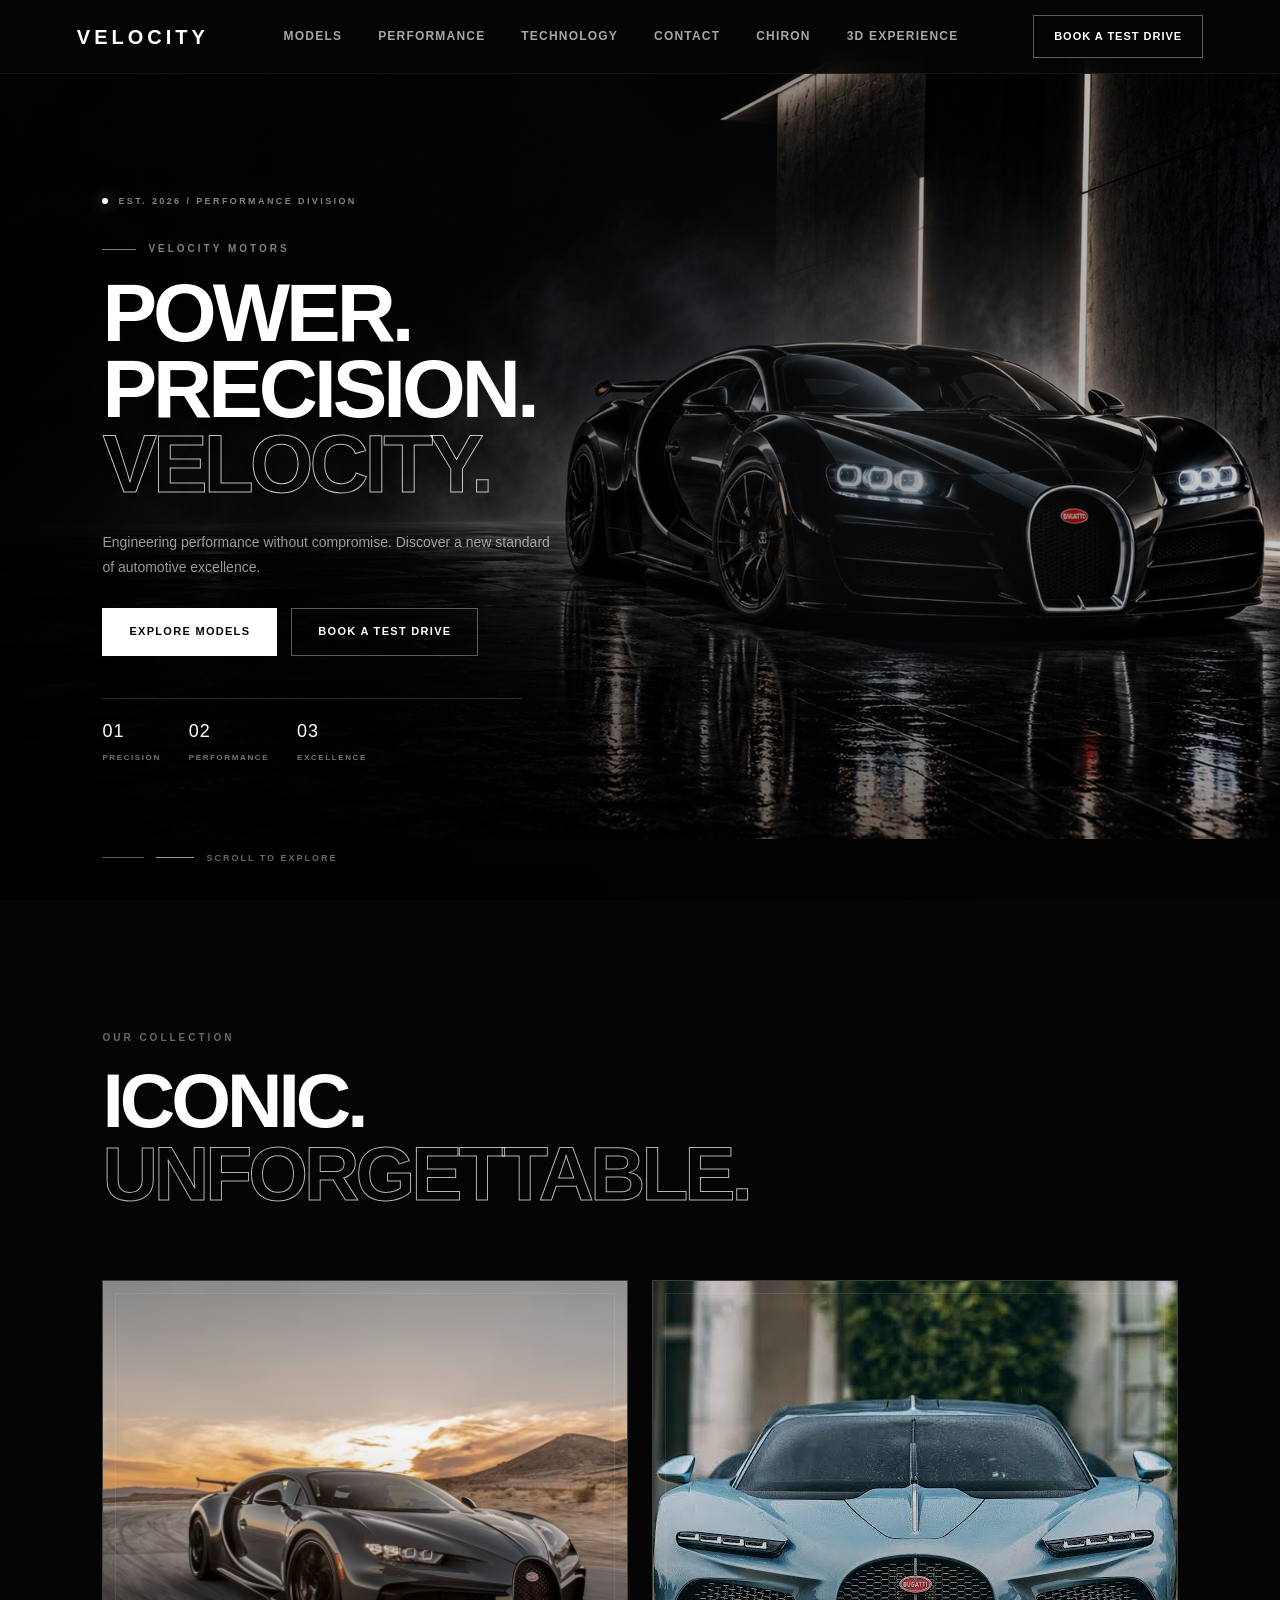
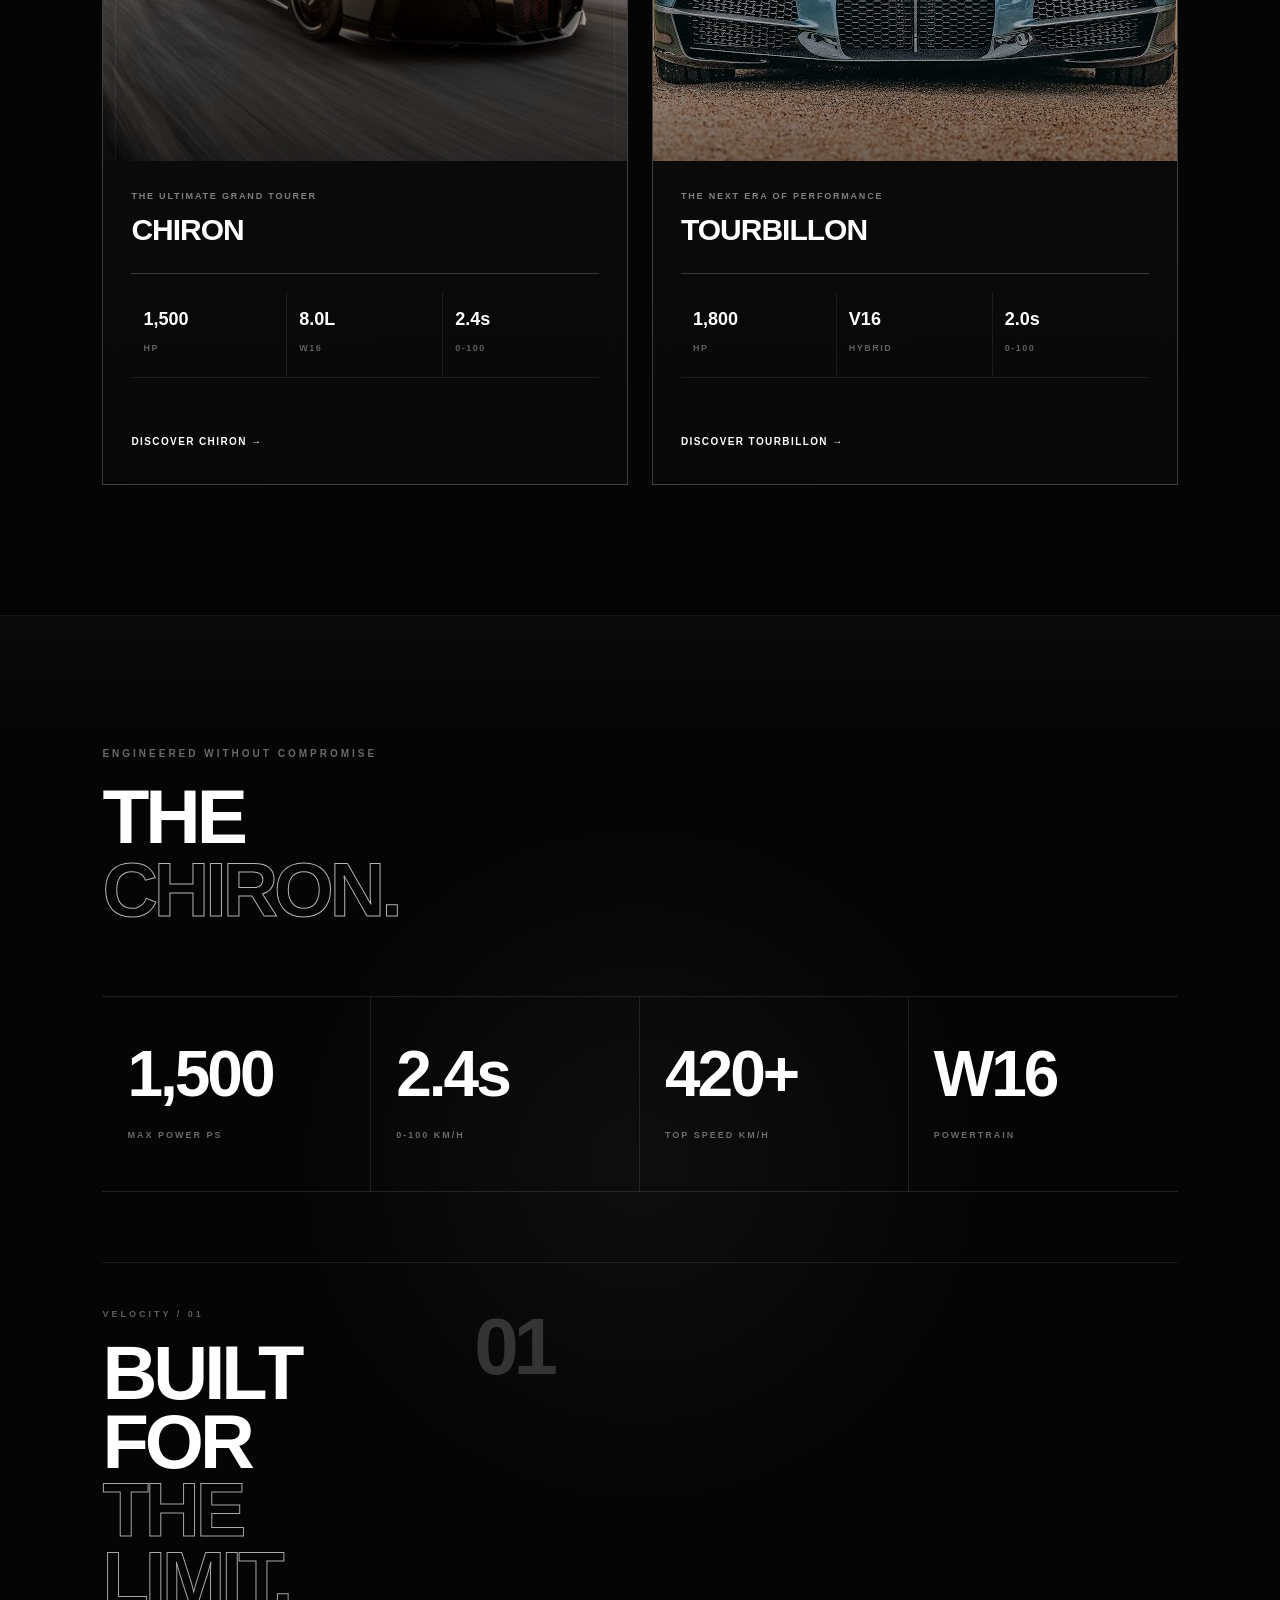
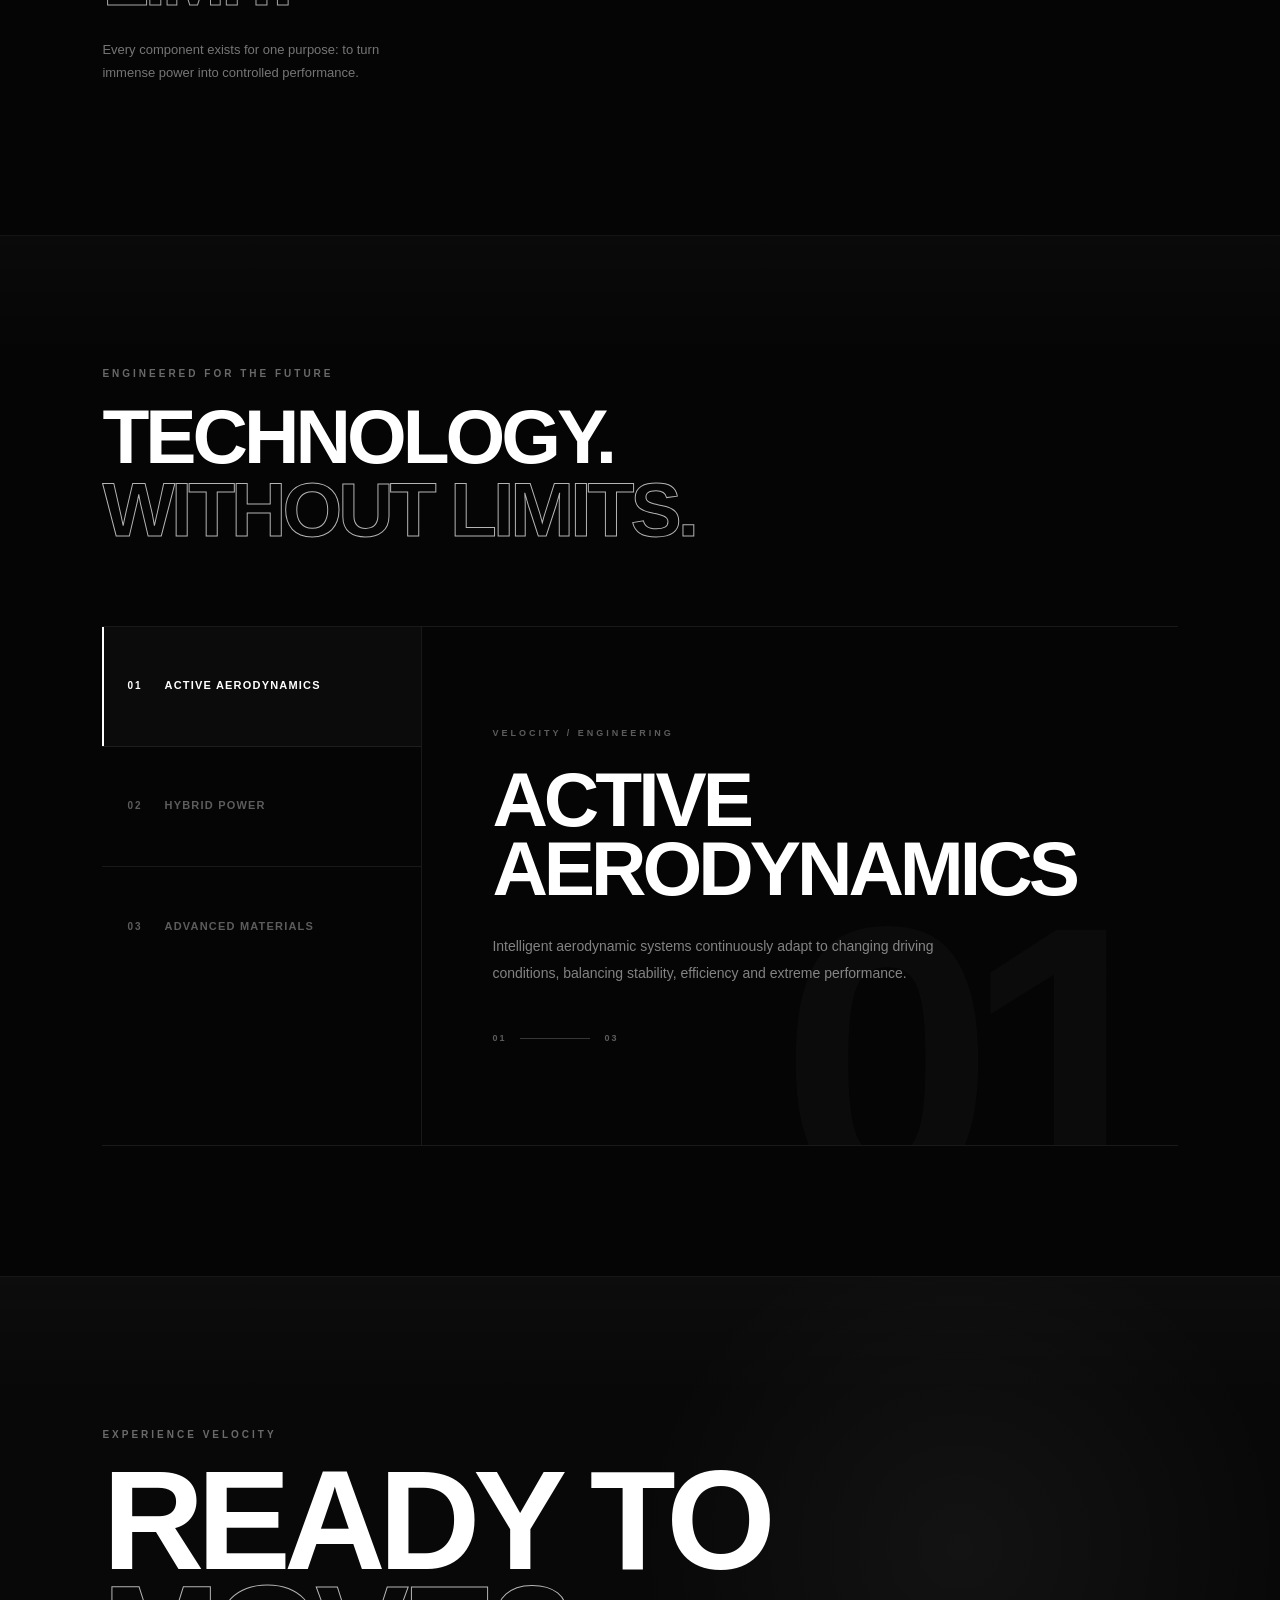
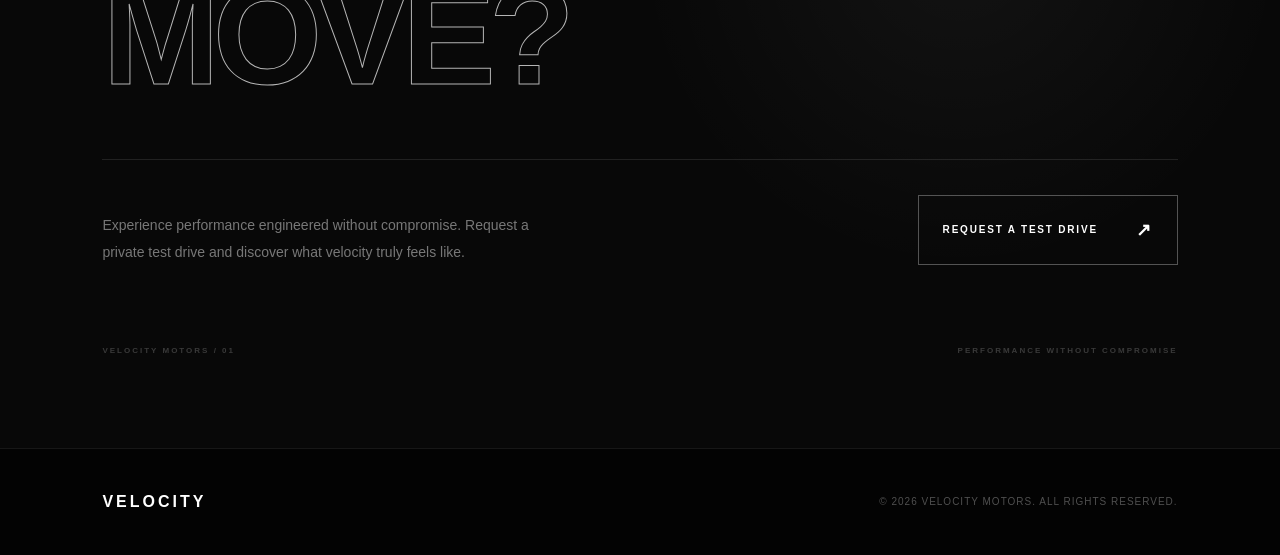
<file: index.html>
<!DOCTYPE html>
<html lang="en">

<head>

    <meta charset="UTF-8">

    <meta
        name="viewport"
        content="width=device-width, initial-scale=1.0"
    >

    <meta
        name="description"
        content="Velocity Motors — engineered for those who demand power, precision and performance."
    >

    <meta
        name="theme-color"
        content="#050505"
    >

    <title>
        Velocity Motors | Power. Precision. Velocity.
    </title>

    <link
        rel="stylesheet"
        href="css/style.css"
    >


    <style>
        /* HERO UPGRADE */
        .hero-topline {
            display: flex;
            align-items: center;
            gap: 10px;
            margin-bottom: 24px;
            color: rgba(255, 255, 255, 0.52);
            font-size: 9px;
            font-weight: 700;
            letter-spacing: 2.4px;
        }

        .hero-status-dot {
            width: 6px;
            height: 6px;
            border-radius: 50%;
            background: #ffffff;
            box-shadow: 0 0 14px rgba(255, 255, 255, 0.7);
            animation: heroPulse 2s ease-in-out infinite;
        }

        .hero-metrics {
            display: flex;
            gap: 28px;
            margin-top: 42px;
            padding-top: 18px;
            border-top: 1px solid rgba(255, 255, 255, 0.16);
            max-width: 420px;
        }

        .hero-metrics div {
            display: flex;
            flex-direction: column;
            gap: 6px;
        }

        .hero-metrics strong {
            font-size: 18px;
            font-weight: 500;
            letter-spacing: 1px;
        }

        .hero-metrics span {
            color: rgba(255, 255, 255, 0.46);
            font-size: 8px;
            font-weight: 700;
            letter-spacing: 1.6px;
        }

        .scroll-indicator {
            display: flex;
            align-items: center;
            gap: 12px;
        }

        .scroll-line {
            display: inline-block;
            width: 38px;
            height: 1px;
            background: rgba(255, 255, 255, 0.6);
        }

        @keyframes heroPulse {
            0%, 100% { opacity: 0.35; transform: scale(0.85); }
            50% { opacity: 1; transform: scale(1); }
        }

        @media (max-width: 600px) {
            .hero-topline {
                font-size: 7px;
                letter-spacing: 1.5px;
                margin-bottom: 18px;
            }

            .hero-metrics {
                gap: 18px;
                margin-top: 30px;
            }

            .hero-metrics strong {
                font-size: 15px;
            }

            .hero-metrics span {
                font-size: 7px;
                letter-spacing: 1px;
            }
        }

        @media (prefers-reduced-motion: reduce) {
            .hero-status-dot {
                animation: none;
            }
        }
        /* =========================================
   PREMIUM MODEL CARD UPGRADE
========================================= */

.model-card {
    position: relative;
    overflow: hidden;
    background: linear-gradient(145deg, #151515, #080808);
    border: 1px solid rgba(255, 255, 255, 0.2);
    transition:
        transform 0.4s ease,
        box-shadow 0.4s ease,
        border-color 0.4s ease;
}

/* Premium inner border */
.model-card::after {
    content: "";
    position: absolute;
    inset: 12px;
    border: 1px solid rgba(255, 255, 255, 0.1);
    pointer-events: none;
    transition: border-color 0.4s ease;
}

/* Hover animation */
.model-card:hover {
    transform: translateY(-8px);
    border-color: rgba(255, 255, 255, 0.5);
    box-shadow: 0 25px 60px rgba(0, 0, 0, 0.6);
}

.model-card:hover::after {
    border-color: rgba(255, 255, 255, 0.3);
}

/* Image animation */
.model-image {
    overflow: hidden;
}

.model-image img {
    transition:
        transform 0.7s ease,
        filter 0.7s ease;
}

.model-card:hover .model-image img {
    transform: scale(1.06);
    filter: brightness(1.1) contrast(1.08);
}

/* Model information */
.model-info {
    position: relative;
    z-index: 2;
    background: linear-gradient(
        180deg,
        rgba(10, 10, 10, 0.95),
        #080808
    );
}

/* Specs divider */
.model-specs {
    border-top: 1px solid rgba(255, 255, 255, 0.18);
}

/* Discover link */
.model-card .text-link {
    transition:
        letter-spacing 0.3s ease,
        color 0.3s ease;
}

.model-card .text-link:hover {
    letter-spacing: 1.5px;
    color: #ffffff;
}

/* Mobile */
@media (max-width: 700px) {
    .model-card:hover {
        transform: none;
        box-shadow: none;
    }

    .model-card:hover .model-image img {
        transform: none;
        filter: none;
    }
}
    </style>

</head>


<body>


    <!-- =========================================
         NAVIGATION
    ========================================== -->

    
<!-- =========================================
     CONNECTED NAVIGATION
========================================== -->

<header class="navbar">

    <!-- LOGO -->
    <a href="index.html" class="logo">
        VELOCITY
    </a>

    <!-- MOBILE MENU BUTTON -->
    <button
        class="menu-toggle"
        aria-label="Open navigation"
        type="button"
    >
        ☰
    </button>

    <!-- NAVIGATION LINKS -->
    <nav class="nav-links">

        <a href="index.html#models">
            Models
        </a>

        <a href="index.html#performance">
            Performance
        </a>

        <a href="index.html#technology">
            Technology
        </a>

        <a href="index.html#contact">
            Contact
        </a>

        <!-- CHIRON PAGE -->
        <a href="chiron.html">

         Chiron
        </a>

        <!-- 3D VIEWER -->
        <a href="chiron-3d-new.html">
            3D Experience
        </a>

    </nav>

    <!-- CALL TO ACTION -->
    <a
        href="index.html#contact"
        class="nav-cta"
    >
        Book a Test Drive
    </a>

</header>



    <!-- =========================================
         HERO
    ========================================== -->

    <main>

        <section class="hero">

            <div class="hero-content">

                <div class="hero-topline">
                    <span class="hero-status-dot"></span>
                    <span>EST. 2026 / PERFORMANCE DIVISION</span>
                </div>

                <p class="hero-eyebrow">
                    VELOCITY MOTORS
                </p>

                <h1>
                    POWER.<br>
                    PRECISION.<br>
                    <span>VELOCITY.</span>
                </h1>

                <p class="hero-description">
                    Engineering performance without compromise.
                    Discover a new standard of automotive excellence.
                </p>

                <div class="hero-buttons">

                    <a
                        href="#models"
                        class="btn btn-primary"
                    >
                        Explore Models
                    </a>

                    <a
                        href="#contact"
                        class="btn btn-secondary"
                    >
                        Book a Test Drive
                    </a>

                </div>

                <div class="hero-metrics" aria-label="Performance highlights">
                    <div>
                        <strong>01</strong>
                        <span>PRECISION</span>
                    </div>
                    <div>
                        <strong>02</strong>
                        <span>PERFORMANCE</span>
                    </div>
                    <div>
                        <strong>03</strong>
                        <span>EXCELLENCE</span>
                    </div>
                </div>

            </div>

            <div class="scroll-indicator">
                <span class="scroll-line"></span>
                SCROLL TO EXPLORE
            </div>

        </section>



        <!-- =========================================
             MODELS
        ========================================== -->

        <section
            class="section"
            id="models"
        >

            <div class="section-heading">

                <p>
                    OUR COLLECTION
                </p>

                <h2>
                    ICONIC.<br>
                    <span>UNFORGETTABLE.</span>
                </h2>

            </div>


            <div class="model-grid">


                <!-- CHIRON -->

                <article class="model-card">

                    <div class="model-image">

                        <img
                            src="images/chiron.png"
                            alt="Velocity Motors Chiron"
                            loading="lazy"
                            decoding="async"
                        >

                    </div>


                    <div class="model-info">

                        <p>
                            THE ULTIMATE GRAND TOURER
                        </p>

                        <h3>
                            CHIRON
                        </h3>


                        <div class="model-specs">

                            <div class="spec">
                                <strong>1,500</strong>
                                <span>HP</span>
                            </div>

                            <div class="spec">
                                <strong>8.0L</strong>
                                <span>W16</span>
                            </div>

                            <div class="spec">
                                <strong>2.4s</strong>
                                <span>0-100</span>
                            </div>

                        </div>


                        <a
                            href="chiron.html"
                            class="text-link"
                        >
                            Discover Chiron →
                        </a>

                    </div>

                </article>



                <!-- TOURBILLON -->

                <article class="model-card">

                    <div class="model-image">

                        <img
                            src="images/tourbillon.png"
                            alt="Velocity Motors Tourbillon"
                            loading="lazy"
                            decoding="async"
                        >

                    </div>


                    <div class="model-info">

                        <p>
                            THE NEXT ERA OF PERFORMANCE
                        </p>

                        <h3>
                            TOURBILLON
                        </h3>


                        <div class="model-specs">

                            <div class="spec">
                                <strong>1,800</strong>
                                <span>HP</span>
                            </div>

                            <div class="spec">
                                <strong>V16</strong>
                                <span>HYBRID</span>
                            </div>

                            <div class="spec">
                                <strong>2.0s</strong>
                                <span>0-100</span>
                            </div>

                        </div>


                        <a
                            href="tourbillon.html"
                            class="text-link"
                        >
                            Discover Tourbillon →
                        </a>

                    </div>

                </article>

            </div>

        </section>



        <!-- =========================================
             PERFORMANCE
        ========================================== -->

        <section
            class="performance-section"
            id="performance"
        >

            <div class="performance-content">

                <div class="section-heading">

                    <p>
                        ENGINEERED WITHOUT COMPROMISE
                    </p>

                    <h2>
                        THE<br>
                        <span>CHIRON.</span>
                    </h2>

                </div>


                <div class="performance-grid">

                    <div class="performance-item">
                        <strong>1,500</strong>
                        <span>MAX POWER PS</span>
                    </div>

                    <div class="performance-item">
                        <strong>2.4s</strong>
                        <span>0-100 KM/H</span>
                    </div>

                    <div class="performance-item">
                        <strong>420+</strong>
                        <span>TOP SPEED KM/H</span>
                    </div>

                    <div class="performance-item">
                        <strong>W16</strong>
                        <span>POWERTRAIN</span>
                    </div>

                </div>


                <div class="performance-statement">

                    <div class="performance-statement-line"></div>

                    <div class="performance-statement-content">

                        <span>
                            VELOCITY / 01
                        </span>

                        <h3>
                            BUILT FOR<br>
                            <em>THE LIMIT.</em>
                        </h3>

                        <p>
                            Every component exists for one purpose:
                            to turn immense power into controlled performance.
                        </p>

                    </div>

                    <div class="performance-statement-mark">
                        01
                    </div>

                </div>

            </div>

        </section>



        <!-- =========================================
             TECHNOLOGY
        ========================================== -->

        <section
            class="technology-section"
            id="technology"
        >

            <div class="technology-content">

                <div class="section-heading">

                    <p>
                        ENGINEERED FOR THE FUTURE
                    </p>

                    <h2>
                        TECHNOLOGY.<br>
                        <span>WITHOUT LIMITS.</span>
                    </h2>

                </div>


                <div class="tech-experience">


                    <div class="tech-navigation">

                        <button
                            class="tech-tab active"
                            type="button"
                            data-tech="0"
                        >
                            <span>01</span>
                            <strong>ACTIVE AERODYNAMICS</strong>
                        </button>


                        <button
                            class="tech-tab"
                            type="button"
                            data-tech="1"
                        >
                            <span>02</span>
                            <strong>HYBRID POWER</strong>
                        </button>


                        <button
                            class="tech-tab"
                            type="button"
                            data-tech="2"
                        >
                            <span>03</span>
                            <strong>ADVANCED MATERIALS</strong>
                        </button>

                    </div>


                    <div class="tech-display">

                        <div class="tech-background-number">
                            01
                        </div>


                        <div class="tech-display-content">

                            <p class="tech-label">
                                VELOCITY / ENGINEERING
                            </p>

                            <h3 class="tech-title">
                                ACTIVE<br>
                                AERODYNAMICS
                            </h3>

                            <p class="tech-description">
                                Intelligent aerodynamic systems continuously
                                adapt to changing driving conditions, balancing
                                stability, efficiency and extreme performance.
                            </p>


                            <div class="tech-index">

                                <span>01</span>

                                <div></div>

                                <span>03</span>

                            </div>

                        </div>

                    </div>

                </div>

            </div>

        </section>



       



        <!-- =========================================
             CONTACT
        ========================================== -->

        <section
            class="contact-section"
            id="contact"
        >

            <div class="contact-content">

                <p class="contact-eyebrow">
                    EXPERIENCE VELOCITY
                </p>

                <h2>
                    READY TO<br>
                    <span>MOVE?</span>
                </h2>


                <div class="contact-bottom">

                    <p>
                        Experience performance engineered without compromise.
                        Request a private test drive and discover what velocity
                        truly feels like.
                    </p>


                    <a
                        href="mailto:hello@velocitymotors.com"
                        class="contact-cta"
                    >
                        REQUEST A TEST DRIVE
                        <span>↗</span>
                    </a>

                </div>


                <div class="contact-meta">

                    <span>
                        VELOCITY MOTORS / 01
                    </span>

                    <span>
                        PERFORMANCE WITHOUT COMPROMISE
                    </span>

                </div>

            </div>

        </section>

    </main>



    <!-- =========================================
         FOOTER
    ========================================== -->

    <footer class="footer">

        <div class="footer-content">

            <div class="footer-logo">
                VELOCITY
            </div>

            <p>
                © 2026 VELOCITY MOTORS. ALL RIGHTS RESERVED.
            </p>

        </div>

    </footer>



    <!-- =========================================
         JAVASCRIPT
    ========================================== -->

    <script src="js/main.js"></script>


    <!-- TECHNOLOGY INTERACTION -->

    <script>

        const techTabs =
            document.querySelectorAll(".tech-tab");

        const techTitle =
            document.querySelector(".tech-title");

        const techDescription =
            document.querySelector(".tech-description");

        const techBackgroundNumber =
            document.querySelector(".tech-background-number");

        const techCurrent =
            document.querySelector(".tech-index span:first-child");


        const technologyData = [

            {
                number: "01",
                title: "ACTIVE<br>AERODYNAMICS",
                description:
                    "Intelligent aerodynamic systems continuously adapt to changing driving conditions, balancing stability, efficiency and extreme performance."
            },

            {
                number: "02",
                title: "HYBRID<br>POWER",
                description:
                    "Electrified performance works alongside combustion power to deliver immediate response, immense output and controlled acceleration."
            },

            {
                number: "03",
                title: "ADVANCED<br>MATERIALS",
                description:
                    "Lightweight materials and precision engineering help reduce mass while maintaining the strength required for extreme performance."
            }

        ];


        techTabs.forEach((tab, index) => {

            tab.addEventListener("click", () => {

                const data =
                    technologyData[index];

                if (!data) return;


                techTabs.forEach(item => {

                    item.classList.remove("active");

                });


                tab.classList.add("active");


                const display =
                    document.querySelector(
                        ".tech-display-content"
                    );


                if (display) {

                    display.classList.add(
                        "is-changing"
                    );

                }


                setTimeout(() => {

                    techTitle.innerHTML =
                        data.title;

                    techDescription.textContent =
                        data.description;

                    techBackgroundNumber.textContent =
                        data.number;

                    techCurrent.textContent =
                        data.number;


                    if (display) {

                        display.classList.remove(
                            "is-changing"
                        );

                    }

                }, 180);

            });

        });

    </script>




</body>

</html>
</file>
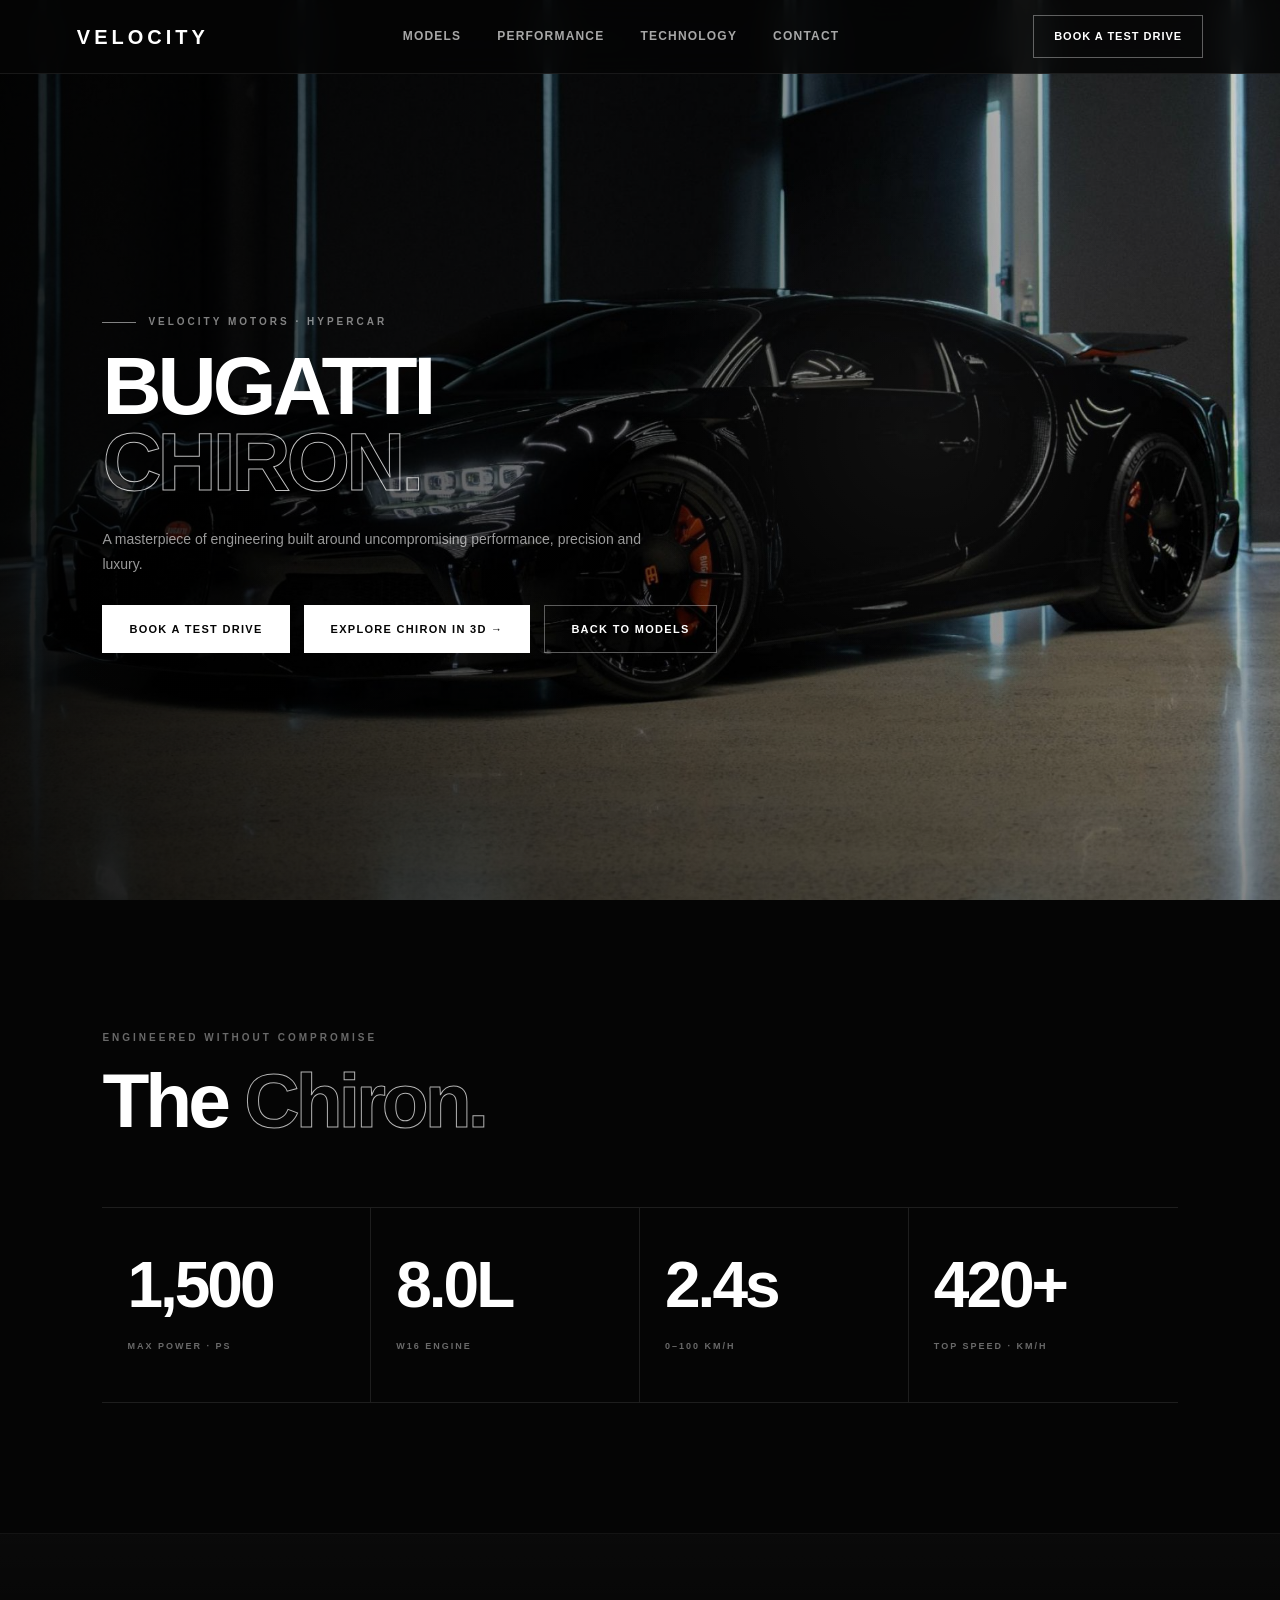
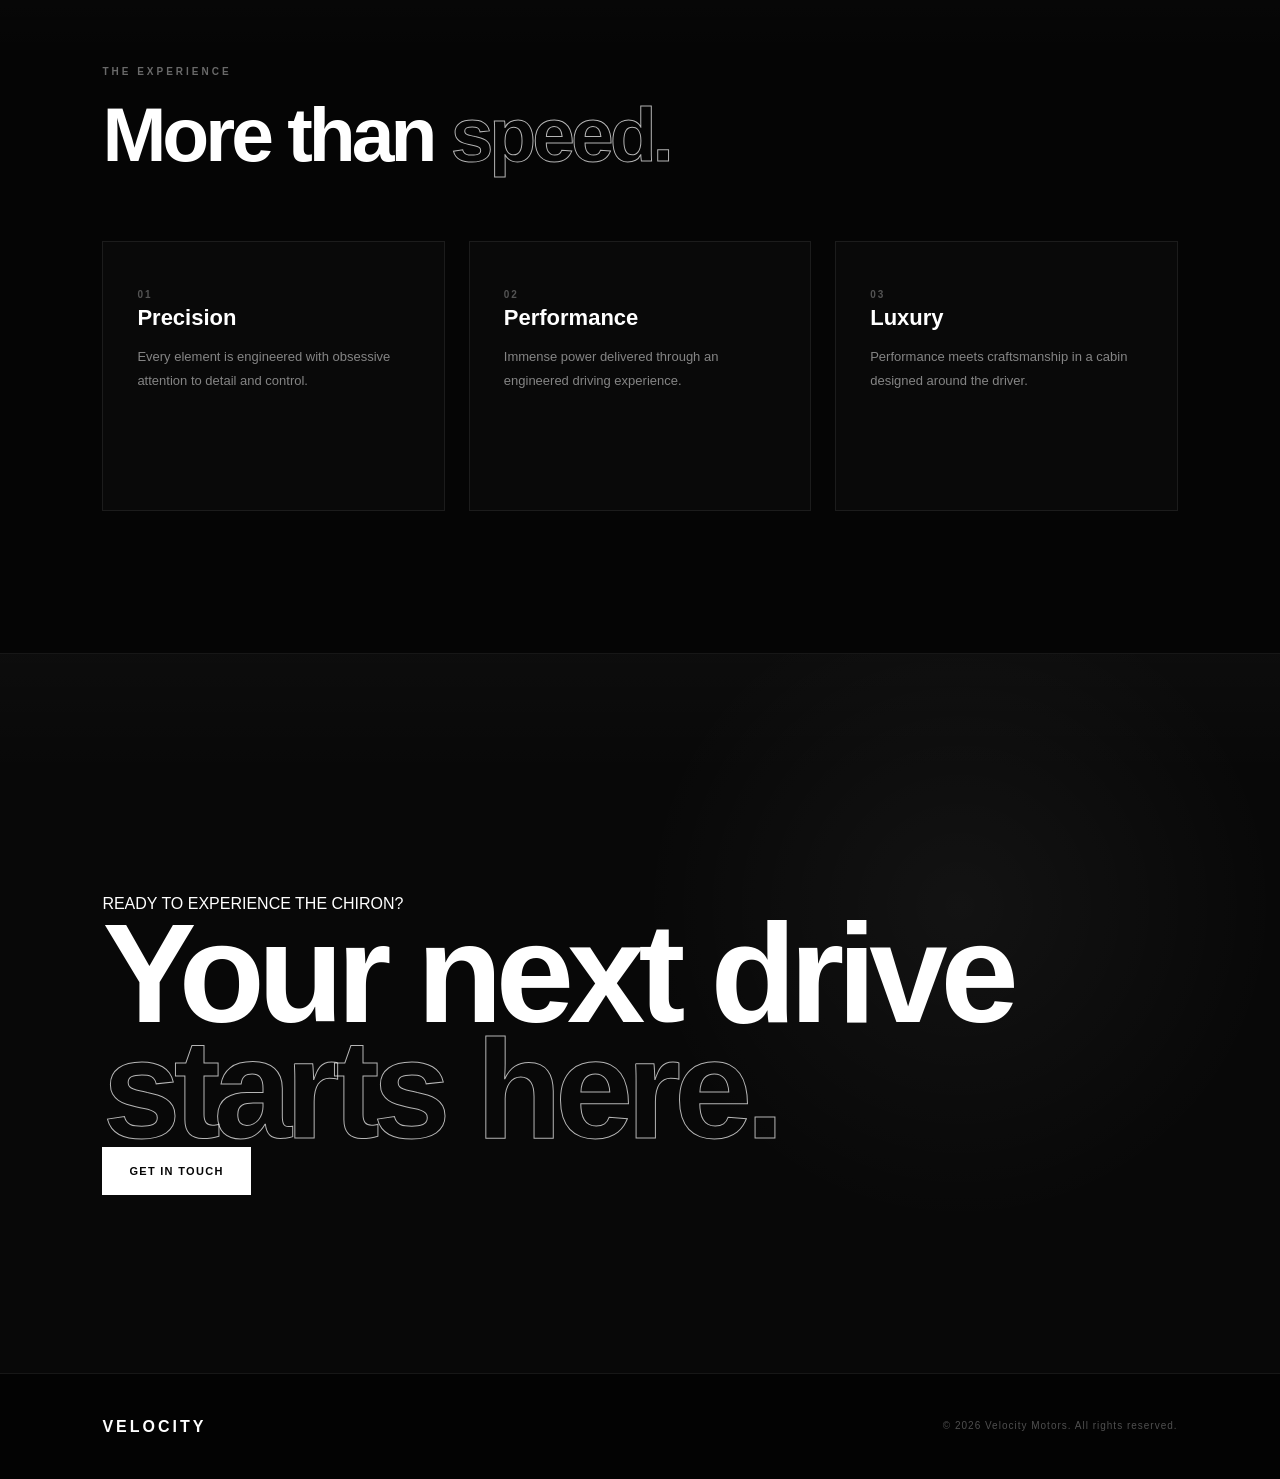
<file: chiron.html>
<!DOCTYPE html>
<html lang="en">

<head>

    <meta charset="UTF-8">
    <meta name="viewport" content="width=device-width, initial-scale=1.0">

    <title>Chiron | Velocity Motors</title>

    <meta
        name="description"
        content="Discover the Chiron — ultimate grand touring performance."
    >

<link rel="stylesheet" href="css/style.css">
</head>


<body>


    <!-- NAVIGATION -->

    <header class="navbar">

        <a href="index.html" class="logo">
            VELOCITY
        </a>

        <nav class="nav-links">

            <a href="index.html#models">
                Models
            </a>

            <a href="index.html#performance">
                Performance
            </a>

            <a href="index.html#technology">
                Technology
            </a>

            <a href="index.html#contact">
                Contact
            </a>

        </nav>

        <a href="index.html#contact" class="nav-cta">
            Book a Test Drive
        </a>

    </header>



    <!-- HERO -->

    <main>

        <section
    class="hero model-detail-hero"
    style="background-image: url('../images/chiron-hero.png');"
>
            <div class="hero-content">

                <p class="hero-eyebrow">
                    VELOCITY MOTORS · HYPERCAR
                </p>

                <h1>
                    BUGATTI<br>
                    <span>CHIRON.</span>
                </h1>

                <p class="hero-description">
                    A masterpiece of engineering built around
                    uncompromising performance, precision and luxury.
                </p>

             
<div class="hero-buttons">

    <!-- BOOK A TEST DRIVE -->
    <a
        href="index.html#contact"
        class="btn btn-primary"
    >
        Book a Test Drive
    </a>

    <!-- 3D CHIRON EXPERIENCE -->
    <a
        href="chiron-3d-new.html"
        class="btn btn-primary"
    >
        Explore Chiron in 3D →
    </a>

    <!-- BACK TO MODELS -->
    <a
        href="index.html#models"
        class="btn btn-secondary"
    >
        Back to Models
    </a>

</div>  

            </div>

        </section>



        <!-- SPECS -->

        <section class="section">

            <div class="section-heading">

                <p>
                    ENGINEERED WITHOUT COMPROMISE
                </p>

                <h2>
                    The <span>Chiron.</span>
                </h2>

            </div>


            <div class="performance-grid">

                <div class="performance-item">

                    <strong>
                        1,500
                    </strong>

                    <span>
                        MAX POWER · PS
                    </span>

                </div>


                <div class="performance-item">

                    <strong>
                        8.0L
                    </strong>

                    <span>
                        W16 ENGINE
                    </span>

                </div>


                <div class="performance-item">

                    <strong>
                        2.4s
                    </strong>

                    <span>
                        0–100 KM/H
                    </span>

                </div>


                <div class="performance-item">

                    <strong>
                        420+
                    </strong>

                    <span>
                        TOP SPEED · KM/H
                    </span>

                </div>

            </div>

        </section>



        <!-- DESCRIPTION -->

        <section class="technology-section">

            <div class="technology-content">

                <div class="section-heading">

                    <p>
                        THE EXPERIENCE
                    </p>

                    <h2>
                        More than <span>speed.</span>
                    </h2>

                </div>


                <div class="technology-grid">

                    <div class="tech-item">

                        <span class="tech-number">
                            01
                        </span>

                        <h3>
                            Precision
                        </h3>

                        <p>
                            Every element is engineered with obsessive
                            attention to detail and control.
                        </p>

                    </div>


                    <div class="tech-item">

                        <span class="tech-number">
                            02
                        </span>

                        <h3>
                            Performance
                        </h3>

                        <p>
                            Immense power delivered through an engineered
                            driving experience.
                        </p>

                    </div>


                    <div class="tech-item">

                        <span class="tech-number">
                            03
                        </span>

                        <h3>
                            Luxury
                        </h3>

                        <p>
                            Performance meets craftsmanship in a cabin
                            designed around the driver.
                        </p>

                    </div>

                </div>

            </div>

        </section>



        <!-- CTA -->

        <section class="contact-section">

            <div class="contact-content">

                <p>
                    READY TO EXPERIENCE THE CHIRON?
                </p>

                <h2>
                    Your next drive<br>
                    <span>starts here.</span>
                </h2>

                <a
                    href="index.html#contact"
                    class="btn btn-primary"
                >
                    Get In Touch
                </a>

            </div>

        </section>

    </main>



    <!-- FOOTER -->

    <footer class="footer">

        <div class="footer-content">

            <div class="footer-logo">
                VELOCITY
            </div>

            <p>
                © 2026 Velocity Motors. All rights reserved.
            </p>

        </div>

    </footer>


</body>

</html>
</file>
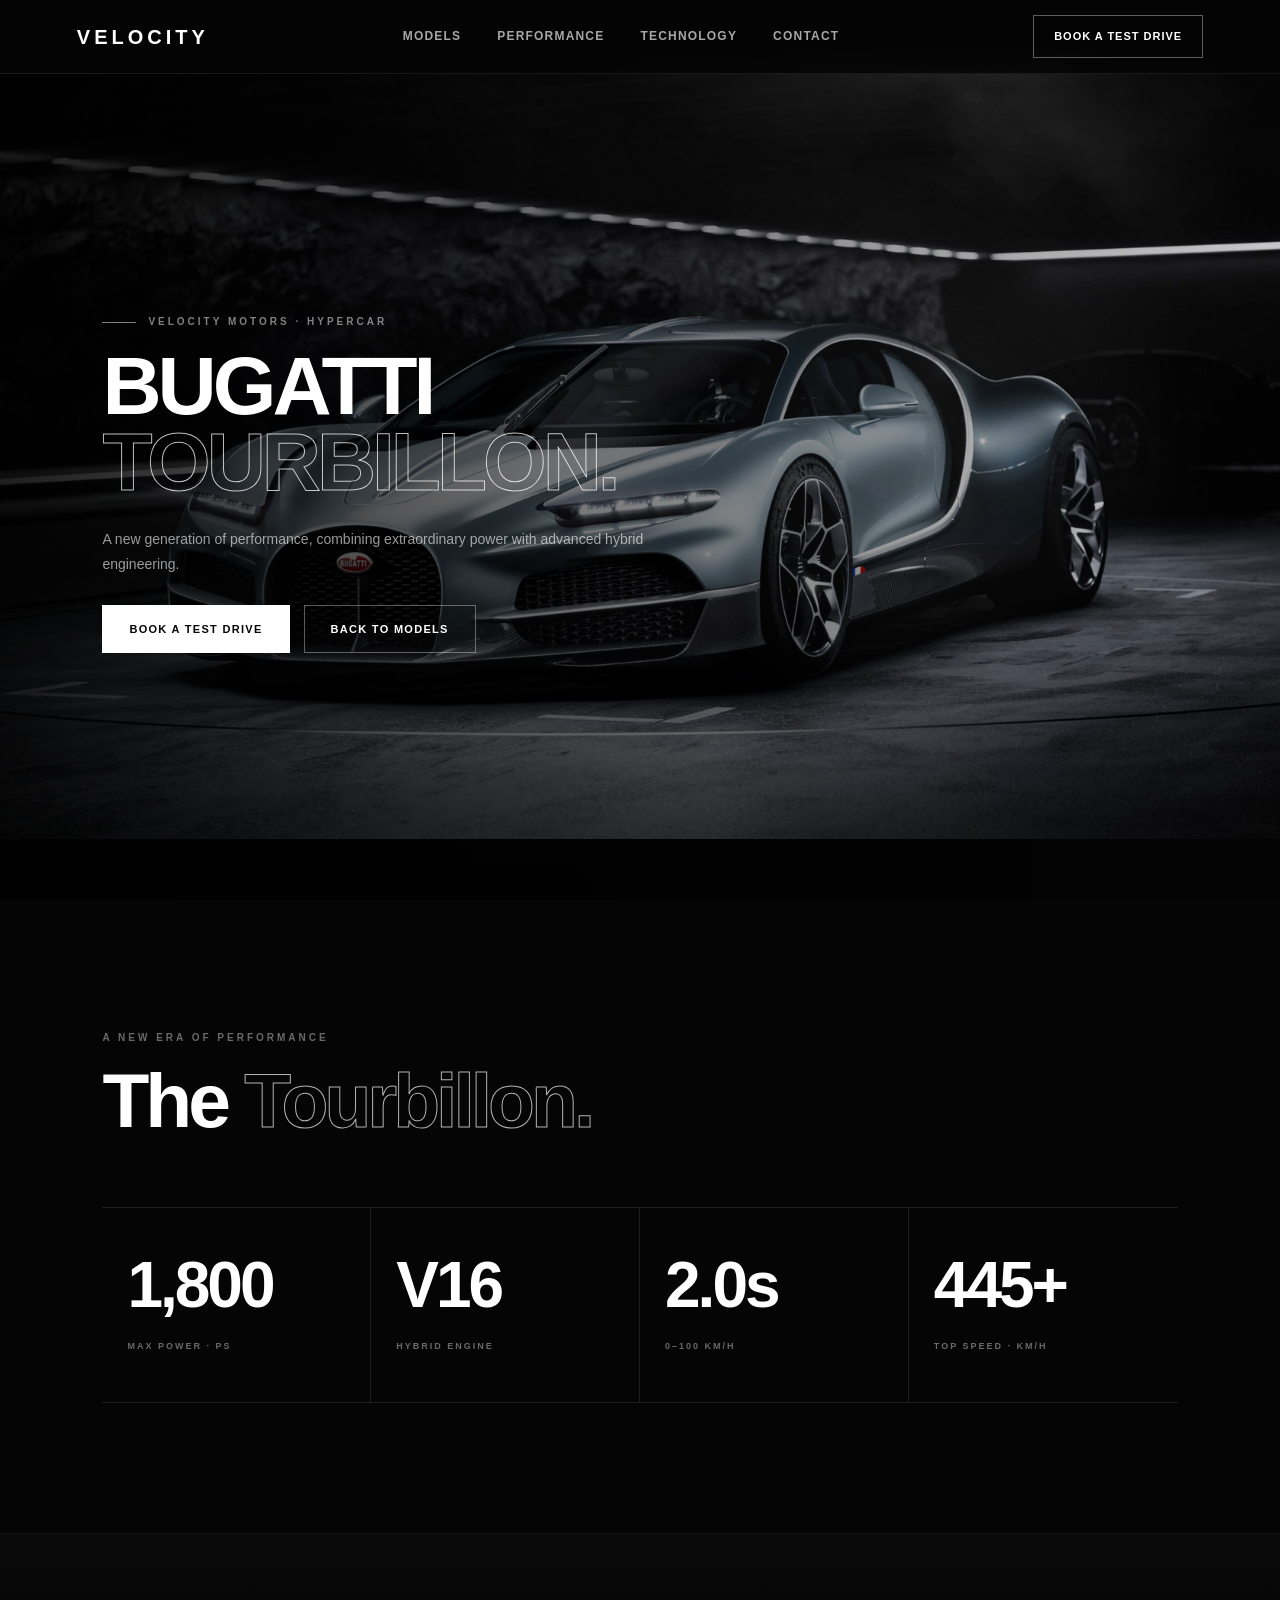
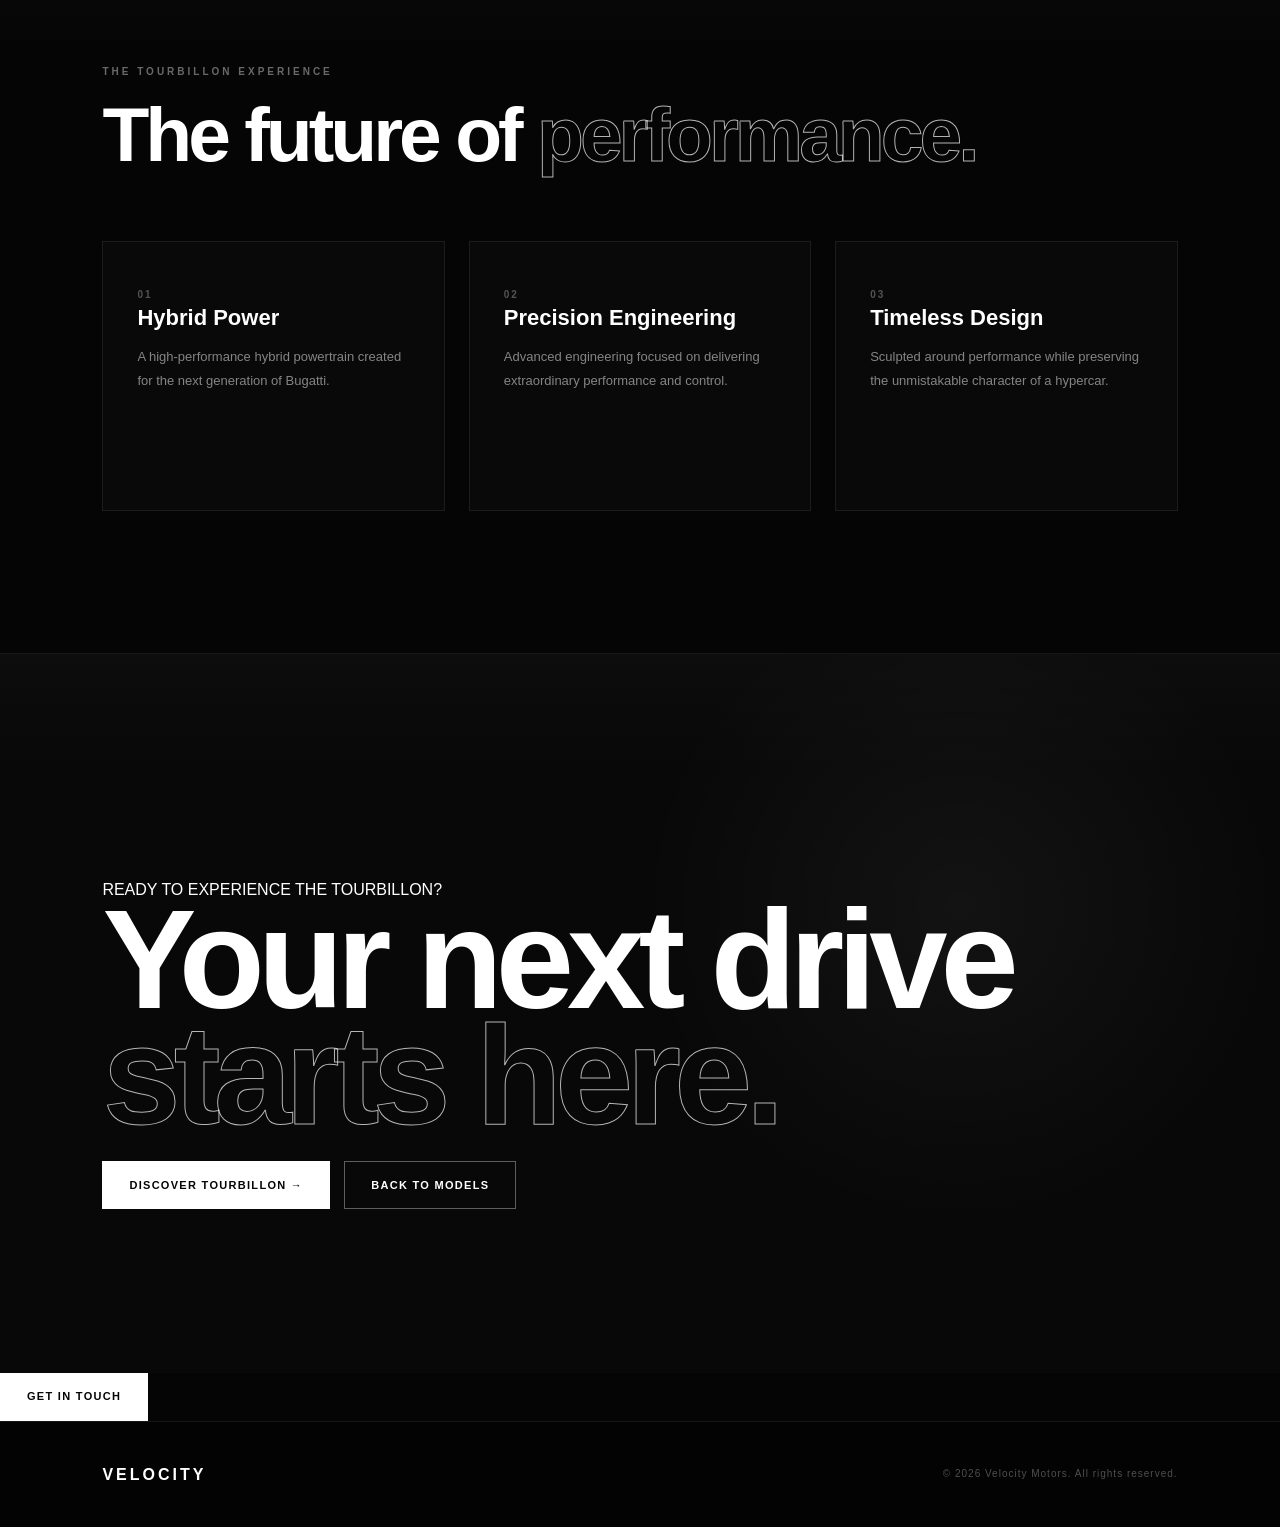
<file: tourbillon.html>
<!DOCTYPE html>
<html lang="en">

<head>

    <meta charset="UTF-8">
    <meta name="viewport" content="width=device-width, initial-scale=1.0">

    <title>Tourbillon | Velocity Motors</title>

    <meta
        name="description"
        content="Discover the Tourbillon — a new era of performance."
    >

    <link rel="stylesheet" href="css/style.css">

</head>

<body>

    <!-- NAVIGATION -->

    <header class="navbar">

        <a href="index.html" class="logo">
            VELOCITY
        </a>

        <nav class="nav-links">

            <a href="index.html#models">
                Models
            </a>

            <a href="index.html#performance">
                Performance
            </a>

            <a href="index.html#technology">
                Technology
            </a>

            <a href="index.html#contact">
                Contact
            </a>

        </nav>

        <a href="index.html#contact" class="nav-cta">
            Book a Test Drive
        </a>

    </header>


    <!-- MAIN -->

    <main>


        <!-- HERO -->

        <section
            class="hero model-detail-hero"
            style="background-image: url('../images/tourbillon-hero.png');"
        >

            <div class="hero-content">

                <p class="hero-eyebrow">
                    VELOCITY MOTORS · HYPERCAR
                </p>

                <h1>
                    BUGATTI<br>
                    <span>TOURBILLON.</span>
                </h1>

                <p class="hero-description">
                    A new generation of performance,
                    combining extraordinary power with advanced hybrid engineering.
                </p>

                <div class="hero-buttons">

                    <a
                        href="index.html#contact"
                        class="btn btn-primary"
                    >
                        Book a Test Drive
                    </a>

                    <a
                        href="index.html#models"
                        class="btn btn-secondary"
                    >
                        Back to Models
                    </a>

                </div>

            </div>

        </section>


        <!-- SPECS -->

        <section class="section">

            <div class="section-heading">

                <p>
                    A NEW ERA OF PERFORMANCE
                </p>

                <h2>
                    The <span>Tourbillon.</span>
                </h2>

            </div>


            <div class="performance-grid">

                <div class="performance-item">

                    <strong>
                        1,800
                    </strong>

                    <span>
                        MAX POWER · PS
                    </span>

                </div>


                <div class="performance-item">

                    <strong>
                        V16
                    </strong>

                    <span>
                        HYBRID ENGINE
                    </span>

                </div>


                <div class="performance-item">

                    <strong>
                        2.0s
                    </strong>

                    <span>
                        0–100 KM/H
                    </span>

                </div>


                <div class="performance-item">

                    <strong>
                        445+
                    </strong>

                    <span>
                        TOP SPEED · KM/H
                    </span>

                </div>

            </div>

        </section>


        <!-- EXPERIENCE -->

        <section class="technology-section">

            <div class="technology-content">

                <div class="section-heading">

                    <p>
                        THE TOURBILLON EXPERIENCE
                    </p>

                    <h2>
                        The future of <span>performance.</span>
                    </h2>

                </div>


                <div class="technology-grid">

                    <div class="tech-item">

                        <span class="tech-number">
                            01
                        </span>

                        <h3>
                            Hybrid Power
                        </h3>

                        <p>
                            A high-performance hybrid powertrain created
                            for the next generation of Bugatti.
                        </p>

                    </div>


                    <div class="tech-item">

                        <span class="tech-number">
                            02
                        </span>

                        <h3>
                            Precision Engineering
                        </h3>

                        <p>
                            Advanced engineering focused on delivering
                            extraordinary performance and control.
                        </p>

                    </div>


                    <div class="tech-item">

                        <span class="tech-number">
                            03
                        </span>

                        <h3>
                            Timeless Design
                        </h3>

                        <p>
                            Sculpted around performance while preserving
                            the unmistakable character of a hypercar.
                        </p>

                    </div>

                </div>

            </div>

        </section>


        <!-- CTA -->

<section class="contact-section">

    <div class="contact-content">

        <p>
            READY TO EXPERIENCE THE TOURBILLON?
        </p>

        <h2>
            Your next drive<br>
            <span>starts here.</span>
        </h2>

        <div class="hero-buttons">

            <a href="index.html#models" class="btn btn-primary">
                Discover Tourbillon →
            </a>

            <a href="index.html#models" class="btn btn-secondary">
                Back to Models
            </a>

        </div>

    </div>

</section>
                <a
                    href="index.html#contact"
                    class="btn btn-primary"
                >
                    Get In Touch
                </a>

            </div>

        </section>

    </main>


    <!-- FOOTER -->

    <footer class="footer">

        <div class="footer-content">

            <div class="footer-logo">
                VELOCITY
            </div>

            <p>
                © 2026 Velocity Motors. All rights reserved.
            </p>

        </div>

    </footer>

</body>

</html>
</file>
<file: css/style.css>
/* =========================================
   VELOCITY MOTORS
   CLEAN / CONSOLIDATED STYLESHEET
========================================= */

/* =========================================
   RESET
========================================= */

* {
    margin: 0;
    padding: 0;
    box-sizing: border-box;
}

html {
    scroll-behavior: smooth;
}

body {
    font-family: Arial, Helvetica, sans-serif;
    background: #050505;
    color: #ffffff;
    line-height: 1.6;
    overflow-x: hidden;
}

img {
    max-width: 100%;
}

a {
    color: inherit;
    text-decoration: none;
}

button {
    font: inherit;
}


/* =========================================
   NAVIGATION
========================================= */

.navbar {
    position: fixed;
    top: 0;
    left: 0;
    width: 100%;
    height: 74px;
    display: flex;
    align-items: center;
    justify-content: space-between;
    padding: 0 6%;
    background: rgba(5, 5, 5, 0.88);
    backdrop-filter: blur(14px);
    -webkit-backdrop-filter: blur(14px);
    border-bottom: 1px solid rgba(255, 255, 255, 0.08);
    z-index: 1000;
    transition:
        background 0.4s ease,
        backdrop-filter 0.4s ease,
        border-color 0.4s ease;
}

.navbar.scrolled {
    background: rgba(5, 5, 5, 0.82);
    backdrop-filter: blur(14px);
    -webkit-backdrop-filter: blur(14px);
    border-bottom-color: rgba(255, 255, 255, 0.08);
}

.logo {
    font-size: 20px;
    font-weight: 800;
    letter-spacing: 4px;
}

.nav-links {
    display: flex;
    align-items: center;
    gap: 36px;
    list-style: none;
}

.nav-links a {
    position: relative;
    color: rgba(255, 255, 255, 0.65);
    font-size: 12px;
    font-weight: 700;
    letter-spacing: 1.2px;
    text-transform: uppercase;
    transition:
        color 0.3s ease,
        opacity 0.3s ease;
}

.nav-links a::after {
    content: "";
    position: absolute;
    left: 0;
    bottom: -8px;
    width: 0;
    height: 1px;
    background: #ffffff;
    transition: width 0.3s ease;
}

.nav-links a:hover {
    color: #ffffff;
    opacity: 1;
}

.nav-links a:hover::after {
    width: 100%;
}

.nav-cta {
    padding: 12px 20px;
    border: 1px solid rgba(255, 255, 255, 0.35);
    font-size: 11px;
    font-weight: 700;
    letter-spacing: 1px;
    text-transform: uppercase;
    transition:
        background 0.3s ease,
        color 0.3s ease,
        border-color 0.3s ease,
        transform 0.3s ease;
}

.nav-cta:hover {
    background: #ffffff;
    color: #050505;
    border-color: #ffffff;
    transform: translateY(-2px);
}

.menu-toggle {
    display: none;
    background: none;
    border: none;
    color: #ffffff;
    font-size: 26px;
    cursor: pointer;
    padding: 5px;
}


/* =========================================
   HERO
========================================= */

.hero {
    min-height: 100vh;
    position: relative;
    display: flex;
    align-items: center;
    padding: 140px 8% 90px;
    overflow: hidden;
    isolation: isolate;
    background-image: url("../images/hero-bg.jpg");
    background-size: cover;
    background-position: center;
    background-repeat: no-repeat;
    animation: heroBackgroundZoom 12s ease-out forwards;
}

.hero::before {
    content: "";
    position: absolute;
    inset: 0;
    background: linear-gradient(
        90deg,
        rgba(0, 0, 0, 0.86) 0%,
        rgba(0, 0, 0, 0.55) 42%,
        rgba(0, 0, 0, 0.18) 100%
    );
    z-index: 1;
}

.hero::after {
    content: "";
    position: absolute;
    inset: 0;
    background:
        radial-gradient(
            circle at 72% 48%,
            rgba(255, 255, 255, 0.06),
            transparent 28%
        ),
        linear-gradient(
            to bottom,
            transparent 55%,
            rgba(0, 0, 0, 0.35) 100%
        );
    pointer-events: none;
    z-index: 1;
}

.hero-content {
    position: relative;
    z-index: 2;
    width: 100%;
    max-width: 820px;
    padding-top: 20px;
    transform: translateY(-10px);
    transition: transform 0.25s ease-out;
    animation: heroReveal 1.2s cubic-bezier(0.2, 0.7, 0.2, 1) forwards;
}

.hero-eyebrow,
.hero-content > p:first-of-type {
    margin-bottom: 18px;
    color: rgba(255, 255, 255, 0.5);
    font-size: 10px;
    font-weight: 700;
    letter-spacing: 3px;
    text-transform: uppercase;
}

.hero-eyebrow {
    display: inline-flex;
    align-items: center;
    gap: 12px;
    animation: heroTextReveal 0.9s ease 0.1s both;
}

.hero-eyebrow::before {
    content: "";
    width: 34px;
    height: 1px;
    background: rgba(255, 255, 255, 0.5);
}

.hero h1 {
    max-width: 900px;
    font-size: clamp(58px, 8vw, 120px);
    line-height: 0.92;
    letter-spacing: -5px;
    font-weight: 800;
    text-wrap: balance;
    animation: heroTextReveal 1s ease 0.25s both;
}

.hero h1 span {
    color: transparent;
    -webkit-text-stroke: 1px rgba(255, 255, 255, 0.75);
}

.hero-description {
    max-width: 500px;
    margin-top: 34px;
    color: rgba(255, 255, 255, 0.6);
    font-size: 15px;
    line-height: 1.8;
    animation: heroTextReveal 1s ease 0.4s both;
}

.hero-buttons {
    display: flex;
    gap: 14px;
    margin-top: 34px;
    animation: heroTextReveal 1s ease 0.55s both;
}

.btn {
    position: relative;
    z-index: 1;
    display: inline-flex;
    align-items: center;
    justify-content: center;
    min-height: 48px;
    padding: 0 26px;
    border: 1px solid rgba(255, 255, 255, 0.35);
    font-size: 11px;
    font-weight: 700;
    letter-spacing: 1.3px;
    text-transform: uppercase;
    overflow: hidden;
    transition:
        transform 0.3s ease,
        background 0.3s ease,
        color 0.3s ease,
        border-color 0.3s ease;
}

.btn::before {
    content: "";
    position: absolute;
    inset: 0;
    z-index: -1;
    background: rgba(255, 255, 255, 0.12);
    transform: translateX(-110%);
    transition: transform 0.45s ease;
}

.btn:hover {
    transform: translateY(-3px);
}

.btn:hover::before {
    transform: translateX(0);
}

.btn-primary {
    background: #ffffff;
    color: #050505;
    border-color: #ffffff;
}

.btn-primary:hover {
    background: transparent;
    color: #ffffff;
}

.btn-secondary {
    background: transparent;
    color: #ffffff;
}

.btn-secondary:hover {
    background: #ffffff;
    color: #050505;
}

.scroll-indicator {
    position: absolute;
    bottom: 35px;
    left: 8%;
    z-index: 2;
    display: flex;
    align-items: center;
    gap: 12px;
    color: rgba(255, 255, 255, 0.4);
    font-size: 9px;
    font-weight: 700;
    letter-spacing: 2px;
    text-transform: uppercase;
    animation:
        heroTextReveal 1s ease 0.8s both,
        scrollPulse 2s ease-in-out 1.8s infinite;
}

.scroll-indicator::before {
    content: "";
    width: 42px;
    height: 1px;
    background: rgba(255, 255, 255, 0.35);
}


/* =========================================
   GENERAL SECTIONS
========================================= */

.section {
    width: 100%;
    max-width: none;
    margin: 0;
    padding: 130px 8%;
    background: #050505;
    position: relative;
}

.section-heading {
    max-width: 1100px;
    margin: 0 auto;
}

.section-heading p {
    margin-bottom: 18px;
    color: rgba(255, 255, 255, 0.4);
    font-size: 10px;
    font-weight: 700;
    letter-spacing: 3px;
    text-transform: uppercase;
}

.section-heading h2 {
    font-size: clamp(48px, 6vw, 82px);
    line-height: 0.95;
    letter-spacing: -4px;
    font-weight: 800;
}

.section-heading h2 span {
    color: transparent;
    -webkit-text-stroke: 1px rgba(255, 255, 255, 0.7);
}

.section,
.performance-section,
.technology-section,
.contact-section {
    position: relative;
}

.performance-section::before,
.technology-section::before,
.contact-section::before {
    content: "";
    position: absolute;
    top: 0;
    left: 0;
    width: 100%;
    height: 120px;
    background: linear-gradient(
        to bottom,
        rgba(255, 255, 255, 0.018),
        transparent
    );
    pointer-events: none;
}


/* =========================================
   MODELS
========================================= */

.model-grid {
    width: 100%;
    max-width: 1400px;
    margin: 70px auto 0;
    display: grid;
    grid-template-columns: repeat(2, minmax(0, 1fr));
    gap: 24px;
}

.model-card {
    position: relative;
    overflow: hidden;
    background: #090909;
    border: 1px solid rgba(255, 255, 255, 0.08);
    transition:
        transform 0.5s ease,
        border-color 0.5s ease;
}

.model-card::before {
    content: "";
    position: absolute;
    inset: 0;
    z-index: 2;
    background: linear-gradient(
        120deg,
        transparent 35%,
        rgba(255, 255, 255, 0.06) 50%,
        transparent 65%
    );
    transform: translateX(-120%);
    transition: transform 0.8s ease;
    pointer-events: none;
}

.model-card:hover {
    transform: translateY(-6px);
    border-color: rgba(255, 255, 255, 0.15);
}

.model-card:hover::before {
    transform: translateX(120%);
}

.model-image {
    height: 480px;
    position: relative;
    overflow: hidden;
    background: #080808;
}

.model-image::before {
    content: "";
    position: absolute;
    inset: 0;
    z-index: 2;
    background: linear-gradient(
        135deg,
        rgba(0, 0, 0, 0.15),
        transparent 45%,
        rgba(0, 0, 0, 0.35)
    );
    opacity: 0;
    transition: opacity 0.5s ease;
    pointer-events: none;
}

.model-image::after {
    content: "";
    position: absolute;
    inset: 0;
    z-index: 1;
    background: linear-gradient(
        to top,
        rgba(0, 0, 0, 0.45),
        transparent 55%
    );
    pointer-events: none;
}

.model-image img {
    width: 100%;
    height: 100%;
    display: block;
    object-fit: cover;
    transform: scale(1);
    transition:
        transform 1s cubic-bezier(0.2, 0.7, 0.2, 1),
        filter 0.6s ease;
}

.model-card:hover .model-image::before {
    opacity: 1;
}

.model-card:hover .model-image img {
    transform: scale(1.07);
    filter: brightness(0.88);
}

.model-info {
    padding: 30px;
}

.model-info > p {
    margin-bottom: 8px;
    color: rgba(255, 255, 255, 0.4);
    font-size: 9px;
    font-weight: 700;
    letter-spacing: 2px;
    text-transform: uppercase;
}

.model-info h3 {
    font-size: 30px;
    line-height: 1;
    font-weight: 800;
    letter-spacing: -1px;
    transition: transform 0.4s ease;
}

.model-card:hover .model-info h3 {
    transform: translateX(4px);
}

.model-specs {
    display: grid;
    grid-template-columns: repeat(3, 1fr);
    margin: 28px 0;
    border-top: 1px solid rgba(255, 255, 255, 0.08);
    border-bottom: 1px solid rgba(255, 255, 255, 0.08);
    transition: border-color 0.4s ease;
}

.model-card:hover .model-specs {
    border-color: rgba(255, 255, 255, 0.15);
}

.spec {
    padding: 18px 12px;
    border-right: 1px solid rgba(255, 255, 255, 0.08);
}

.spec:last-child {
    border-right: none;
}

.spec strong {
    display: block;
    margin-bottom: 5px;
    font-size: 18px;
    line-height: 1;
    font-weight: 700;
    transition:
        transform 0.4s ease,
        opacity 0.4s ease;
}

.model-card:hover .spec strong {
    transform: translateY(-3px);
}

.spec span {
    color: rgba(255, 255, 255, 0.35);
    font-size: 9px;
    font-weight: 600;
    letter-spacing: 1.5px;
    text-transform: uppercase;
    transition: opacity 0.4s ease;
}

.model-card:hover .spec span {
    opacity: 0.7;
}

.text-link {
    display: inline-block;
    margin-top: 4px;
    font-size: 10px;
    font-weight: 700;
    letter-spacing: 1.5px;
    text-transform: uppercase;
    transition:
        transform 0.3s ease,
        opacity 0.3s ease;
}

.text-link:hover {
    transform: translateX(6px);
    opacity: 0.7;
}


/* =========================================
   PERFORMANCE
========================================= */

.performance-section {
    width: 100%;
    min-height: 80vh;
    display: flex;
    align-items: center;
    padding: 130px 8%;
    overflow: hidden;
    background:
        radial-gradient(
            circle at 50% 45%,
            rgba(255, 255, 255, 0.035),
            transparent 38%
        ),
        #050505;
    border-top: 1px solid rgba(255, 255, 255, 0.06);
}

.performance-content {
    width: 100%;
    max-width: 1400px;
    margin: 0 auto;
}

.performance-grid {
    position: relative;
    display: grid;
    grid-template-columns: repeat(4, 1fr);
    margin-top: 70px;
    border-top: 1px solid rgba(255, 255, 255, 0.1);
    border-bottom: 1px solid rgba(255, 255, 255, 0.1);
}

.performance-item {
    position: relative;
    overflow: hidden;
    padding: 45px 25px;
    border-right: 1px solid rgba(255, 255, 255, 0.1);
    transition:
        background 0.4s ease,
        transform 0.4s ease;
}

.performance-item:last-child {
    border-right: none;
}

.performance-item::before {
    content: "";
    position: absolute;
    top: 0;
    left: 0;
    width: 0;
    height: 1px;
    background: rgba(255, 255, 255, 0.7);
    transition: width 0.5s ease;
}

.performance-item:hover {
    background: rgba(255, 255, 255, 0.025);
    transform: translateY(-4px);
}

.performance-item:hover::before {
    width: 100%;
}

.performance-item strong {
    display: block;
    opacity: 1;
    transform: translateY(0);
    margin-bottom: 14px;
    font-size: clamp(42px, 5vw, 72px);
    line-height: 1;
    font-weight: 700;
    letter-spacing: -3px;
    transition:
        transform 0.5s cubic-bezier(0.2, 0.7, 0.2, 1),
        opacity 0.7s ease;
}

.performance-item:hover strong {
    transform: translateX(6px);
}

.performance-item span {
    color: rgba(255, 255, 255, 0.4);
    font-size: 9px;
    font-weight: 600;
    letter-spacing: 2px;
    text-transform: uppercase;
    transition: opacity 0.4s ease;
}

.performance-item:hover span {
    opacity: 0.75;
}

.performance-statement {
    position: relative;
    display: grid;
    grid-template-columns: 1fr 2fr auto;
    align-items: end;
    gap: 40px;
    margin-top: 70px;
    padding: 45px 0 20px;
}

.performance-statement-line {
    position: absolute;
    top: 0;
    left: 0;
    width: 100%;
    height: 1px;
    background: rgba(255, 255, 255, 0.08);
}

.performance-statement-content span {
    display: block;
    margin-bottom: 18px;
    color: rgba(255, 255, 255, 0.35);
    font-size: 9px;
    font-weight: 700;
    letter-spacing: 3px;
}

.performance-statement-content h3 {
    margin: 0;
    font-size: clamp(42px, 6vw, 76px);
    line-height: 0.9;
    letter-spacing: -4px;
    font-weight: 800;
}

.performance-statement-content h3 em {
    color: transparent;
    -webkit-text-stroke: 1px rgba(255, 255, 255, 0.65);
    font-style: normal;
}

.performance-statement-content p {
    max-width: 380px;
    margin-top: 25px;
    color: rgba(255, 255, 255, 0.45);
    font-size: 13px;
    line-height: 1.8;
}

.performance-statement-mark {
    align-self: start;
    color: rgba(255, 255, 255, 0.18);
    font-size: 80px;
    line-height: 1;
    font-weight: 800;
    letter-spacing: -5px;
}


/* =========================================
   TECHNOLOGY
========================================= */

.technology-section {
    width: 100%;
    min-height: 80vh;
    padding: 130px 8%;
    background: #050505;
    border-top: 1px solid rgba(255, 255, 255, 0.06);
}

.technology-content {
    width: 100%;
    max-width: 1400px;
    margin: 0 auto;
}

/* Kept for compatibility with any older technology cards. */
.technology-grid,
.tech-grid {
    display: grid;
    grid-template-columns: repeat(3, minmax(0, 1fr));
    gap: 24px;
    margin-top: 70px;
}

.technology-card,
.tech-card,
.tech-item {
    min-height: 270px;
    padding: 38px 34px;
    background: #090909;
    border: 1px solid rgba(255, 255, 255, 0.08);
    transition:
        transform 0.4s ease,
        background 0.4s ease,
        border-color 0.4s ease;
}

.technology-card:hover,
.tech-card:hover,
.tech-item:hover {
    transform: translateY(-6px);
    background: #0c0c0c;
    border-color: rgba(255, 255, 255, 0.2);
}

.technology-number,
.tech-number {
    margin-bottom: 55px;
    color: rgba(255, 255, 255, 0.3);
    font-size: 10px;
    font-weight: 700;
    letter-spacing: 2px;
}

.technology-card h3,
.tech-card h3,
.tech-item h3 {
    margin-bottom: 14px;
    font-size: 22px;
    line-height: 1.2;
    font-weight: 700;
}

.technology-card p,
.tech-card p,
.tech-item p {
    max-width: 330px;
    color: rgba(255, 255, 255, 0.5);
    font-size: 13px;
    line-height: 1.8;
}

/* Interactive technology experience. */

.tech-experience {
    display: grid;
    grid-template-columns: 320px 1fr;
    min-height: 520px;
    margin-top: 80px;
    border-top: 1px solid rgba(255, 255, 255, 0.08);
    border-bottom: 1px solid rgba(255, 255, 255, 0.08);
}

.tech-navigation {
    display: flex;
    flex-direction: column;
    border-right: 1px solid rgba(255, 255, 255, 0.08);
}

.tech-tab {
    position: relative;
    display: flex;
    align-items: center;
    gap: 22px;
    width: 100%;
    min-height: 120px;
    padding: 25px;
    background: transparent;
    border: none;
    border-bottom: 1px solid rgba(255, 255, 255, 0.08);
    color: rgba(255, 255, 255, 0.35);
    text-align: left;
    cursor: pointer;
    transition:
        color 0.35s ease,
        background 0.35s ease;
}

.tech-tab:last-child {
    border-bottom: none;
}

.tech-tab span {
    font-size: 10px;
    font-weight: 700;
    letter-spacing: 2px;
}

.tech-tab strong {
    font-size: 11px;
    letter-spacing: 1.2px;
}

.tech-tab::before {
    content: "";
    position: absolute;
    left: 0;
    top: 0;
    width: 2px;
    height: 0;
    background: #ffffff;
    transition: height 0.35s ease;
}

.tech-tab:hover,
.tech-tab.active {
    color: #ffffff;
    background: rgba(255, 255, 255, 0.025);
}

.tech-tab.active::before {
    height: 100%;
}

.tech-display {
    position: relative;
    display: flex;
    align-items: center;
    overflow: hidden;
    padding: 70px;
}

.tech-background-number {
    position: absolute;
    right: 30px;
    bottom: -70px;
    font-size: clamp(260px, 30vw, 500px);
    line-height: 0.8;
    font-weight: 800;
    letter-spacing: -30px;
    color: rgba(255, 255, 255, 0.025);
    user-select: none;
    pointer-events: none;
}

.tech-display-content {
    position: relative;
    z-index: 2;
    max-width: 620px;
    opacity: 1;
    transform: translateY(0);
    transition:
        opacity 0.3s ease,
        transform 0.3s ease;
}

.tech-display-content.is-changing {
    opacity: 0;
    transform: translateY(15px);
}

.tech-label {
    margin-bottom: 25px;
    color: rgba(255, 255, 255, 0.35);
    font-size: 9px;
    font-weight: 700;
    letter-spacing: 3px;
}

.tech-title {
    margin: 0;
    font-size: clamp(48px, 6vw, 82px);
    line-height: 0.9;
    letter-spacing: -4px;
    font-weight: 800;
}

.tech-description {
    max-width: 500px;
    margin-top: 30px;
    color: rgba(255, 255, 255, 0.5);
    font-size: 14px;
    line-height: 1.9;
}

.tech-index {
    display: flex;
    align-items: center;
    gap: 14px;
    margin-top: 45px;
    color: rgba(255, 255, 255, 0.35);
    font-size: 9px;
    font-weight: 700;
    letter-spacing: 2px;
}

.tech-index div {
    width: 70px;
    height: 1px;
    background: rgba(255, 255, 255, 0.2);
}


/* =========================================
   CONTACT
========================================= */

.contact-section {
    width: 100%;
    min-height: 80vh;
    display: flex;
    align-items: center;
    padding: 150px 8% 90px;
    background:
        radial-gradient(
            circle at 75% 35%,
            rgba(255, 255, 255, 0.045),
            transparent 30%
        ),
        #080808;
    border-top: 1px solid rgba(255, 255, 255, 0.06);
    overflow: hidden;
}

.contact-content {
    position: relative;
    width: 100%;
    max-width: 1400px;
    margin: 0 auto;
}

.contact-eyebrow {
    margin-bottom: 20px;
    color: rgba(255, 255, 255, 0.4);
    font-size: 10px;
    font-weight: 700;
    letter-spacing: 3px;
    text-transform: uppercase;
}

.contact-content h2 {
    max-width: 1000px;
    margin: 0;
    font-size: clamp(70px, 11vw, 160px);
    line-height: 0.82;
    letter-spacing: -7px;
    font-weight: 800;
}

.contact-content h2 span {
    color: transparent;
    -webkit-text-stroke: 1px rgba(255, 255, 255, 0.7);
}

.contact-bottom {
    display: flex;
    align-items: flex-end;
    justify-content: space-between;
    gap: 60px;
    margin-top: 65px;
    padding-top: 35px;
    border-top: 1px solid rgba(255, 255, 255, 0.1);
}

.contact-bottom p {
    max-width: 430px;
    margin: 0;
    color: rgba(255, 255, 255, 0.45);
    font-size: 14px;
    line-height: 1.9;
}

.contact-cta {
    display: inline-flex;
    align-items: center;
    gap: 30px;
    min-width: 260px;
    padding: 20px 24px;
    border: 1px solid rgba(255, 255, 255, 0.3);
    font-size: 10px;
    font-weight: 700;
    letter-spacing: 1.8px;
    transition:
        background 0.35s ease,
        color 0.35s ease,
        transform 0.35s ease,
        border-color 0.35s ease;
}

.contact-cta span {
    margin-left: auto;
    font-size: 18px;
    transition: transform 0.35s ease;
}

.contact-cta:hover {
    background: #ffffff;
    color: #050505;
    border-color: #ffffff;
    transform: translateY(-5px);
}

.contact-cta:hover span {
    transform: translate(4px, -4px);
}

.contact-meta {
    display: flex;
    justify-content: space-between;
    margin-top: 80px;
    color: rgba(255, 255, 255, 0.2);
    font-size: 8px;
    font-weight: 700;
    letter-spacing: 2px;
    text-transform: uppercase;
}


/* =========================================
   FOOTER
========================================= */

.footer {
    width: 100%;
    padding: 40px 8%;
    background: #030303;
    border-top: 1px solid rgba(255, 255, 255, 0.08);
}

.footer-content {
    display: flex;
    align-items: center;
    justify-content: space-between;
}

.footer-logo {
    font-size: 16px;
    font-weight: 800;
    letter-spacing: 3px;
}

.footer p {
    color: rgba(255, 255, 255, 0.3);
    font-size: 10px;
    letter-spacing: 1px;
}


/* =========================================
   SCROLL REVEAL
========================================= */

.reveal {
    opacity: 0;
    transform: translateY(40px);
    transition:
        opacity 0.8s ease,
        transform 0.8s cubic-bezier(0.2, 0.7, 0.2, 1);
}

.reveal.visible {
    opacity: 1;
    transform: translateY(0);
}


/* =========================================
   MODEL DETAIL PAGES
========================================= */

.model-detail-hero {
    min-height: 100vh;
    background-size: cover;
    background-position: center;
    background-repeat: no-repeat;
}

.model-detail-hero::before {
    background: linear-gradient(
        90deg,
        rgba(0, 0, 0, 0.88) 0%,
        rgba(0, 0, 0, 0.52) 45%,
        rgba(0, 0, 0, 0.18) 100%
    );
}

.model-detail-hero .hero-content {
    max-width: 800px;
}

.model-detail-hero h1 {
    font-size: clamp(60px, 9vw, 140px);
    letter-spacing: -5px;
}

.model-detail-hero .hero-description {
    max-width: 560px;
}


/* =========================================
   TABLET
========================================= */

@media (max-width: 1000px) {

    .nav-links {
        gap: 20px;
    }

    .model-grid {
        grid-template-columns: 1fr;
    }

    .performance-grid {
        grid-template-columns: repeat(2, 1fr);
    }

    .performance-item:nth-child(2) {
        border-right: none;
    }

    .performance-item:nth-child(3),
    .performance-item:nth-child(4) {
        border-top: 1px solid rgba(255, 255, 255, 0.1);
    }

    .technology-grid,
    .tech-grid {
        grid-template-columns: 1fr;
    }

    .tech-experience {
        grid-template-columns: 260px 1fr;
    }

    .tech-display {
        padding: 50px;
    }

    .performance-statement {
        grid-template-columns: 1fr 2fr auto;
    }
}


/* =========================================
   MOBILE
========================================= */

@media (max-width: 768px) {

    .menu-toggle {
        display: block;
        margin-left: auto;
        z-index: 1001;
    }

    .navbar {
        position: fixed;
    }

    .nav-links {
        position: absolute;
        top: 100%;
        left: 0;
        width: 100%;
        display: flex;
        flex-direction: column;
        align-items: center;
        gap: 28px;
        padding: 35px 20px;
        background: rgba(5, 5, 5, 0.96);
        backdrop-filter: blur(18px);
        -webkit-backdrop-filter: blur(18px);
        border-bottom: 1px solid rgba(255, 255, 255, 0.08);
        opacity: 0;
        visibility: hidden;
        transform: translateY(-10px);
        transition:
            opacity 0.3s ease,
            visibility 0.3s ease,
            transform 0.3s ease;
    }

    .nav-links.active {
        opacity: 1;
        visibility: visible;
        transform: translateY(0);
    }

    .nav-cta {
        display: none;
    }
}

@media (max-width: 700px) {

    .navbar {
        height: 64px;
        padding: 0 5%;
    }

    .logo {
        font-size: 16px;
    }

    .hero {
        padding: 120px 6% 80px;
        background-position: 65% center;
    }

    .hero::after {
        background:
            linear-gradient(
                to bottom,
                rgba(0, 0, 0, 0.15),
                rgba(0, 0, 0, 0.45)
            );
    }

    .hero-content {
        padding-top: 0;
        transform: none;
    }

    .hero-eyebrow::before {
        width: 24px;
    }

    .hero h1 {
        font-size: clamp(48px, 14vw, 76px);
        letter-spacing: -3px;
    }

    .hero-description {
        max-width: 560px;
        margin-top: 28px;
    }

    .hero-buttons {
        flex-direction: column;
        align-items: flex-start;
        margin-top: 34px;
    }

    .hero-buttons .btn {
        min-width: 0;
        width: 100%;
        max-width: 260px;
    }

    .scroll-indicator {
        left: 6%;
    }

    .section,
    .performance-section,
    .technology-section,
    .contact-section {
        padding: 90px 6%;
    }

    .section-heading h2 {
        font-size: clamp(44px, 12vw, 65px);
        letter-spacing: -3px;
    }

    .model-grid {
        margin-top: 50px;
    }

    .model-image {
        height: 330px;
    }

    .model-info {
        padding: 24px;
    }

    .model-specs {
        grid-template-columns: repeat(3, 1fr);
    }

    .spec {
        padding: 15px 8px;
    }

    .spec strong {
        font-size: 15px;
    }

    .spec span {
        font-size: 7px;
        letter-spacing: 1px;
    }

    .performance-grid {
        grid-template-columns: 1fr 1fr;
        margin-top: 50px;
    }

    .performance-item {
        padding: 30px 18px;
    }

    .performance-item strong {
        font-size: 42px;
        letter-spacing: -2px;
    }

    .performance-statement {
        grid-template-columns: 1fr;
        gap: 25px;
        margin-top: 55px;
    }

    .performance-statement-content h3 {
        font-size: 52px;
    }

    .performance-statement-mark {
        display: none;
    }

    .technology-grid,
    .tech-grid {
        margin-top: 50px;
    }

    .technology-card,
    .tech-card,
    .tech-item {
        min-height: 230px;
        padding: 30px 25px;
    }

    .technology-number,
    .tech-number {
        margin-bottom: 40px;
    }

    .tech-experience {
        grid-template-columns: 1fr;
        margin-top: 50px;
    }

    .tech-navigation {
        border-right: none;
        border-bottom: 1px solid rgba(255, 255, 255, 0.08);
    }

    .tech-tab {
        min-height: 80px;
        padding: 20px;
    }

    .tech-display {
        min-height: 500px;
        padding: 45px 25px;
    }

    .tech-title {
        font-size: 50px;
        letter-spacing: -3px;
    }

    .tech-background-number {
        font-size: 260px;
    }

    .contact-section {
        min-height: 75vh;
        padding: 100px 6% 70px;
    }

    .contact-content h2 {
        font-size: clamp(64px, 17vw, 95px);
        letter-spacing: -4px;
    }

    .contact-bottom {
        flex-direction: column;
        align-items: flex-start;
        gap: 35px;
        margin-top: 50px;
    }

    .contact-cta {
        width: 100%;
        min-width: 0;
    }

    .contact-meta {
        flex-direction: column;
        gap: 12px;
        margin-top: 55px;
    }

    .footer-content {
        flex-direction: column;
        align-items: flex-start;
        gap: 15px;
    }
}


/* =========================================
   HERO ANIMATIONS
========================================= */

@keyframes heroReveal {

    from {
        opacity: 0;
        transform: translateY(25px);
    }

    to {
        opacity: 1;
        transform: translateY(0);
    }

}

@keyframes heroTextReveal {

    from {
        opacity: 0;
        transform: translateY(20px);
    }

    to {
        opacity: 1;
        transform: translateY(0);
    }

}

@keyframes heroBackgroundZoom {

    from {
        background-size: 100%;
    }

    to {
        background-size: 108%;
    }

}

@keyframes scrollPulse {

    0%,
    100% {
        transform: translateY(0);
        opacity: 0.45;
    }

    50% {
        transform: translateY(6px);
        opacity: 1;
    }

}


/* =========================================
   ACCESSIBILITY — REDUCED MOTION
========================================= */

@media (prefers-reduced-motion: reduce) {

    *,
    *::before,
    *::after {
        animation-duration: 0.01ms !important;
        animation-iteration-count: 1 !important;
        transition-duration: 0.01ms !important;
        scroll-behavior: auto !important;
    }

    .hero {
        animation: none !important;
    }

    .hero-content,
    .hero-eyebrow,
    .hero h1,
    .hero-description,
    .hero-buttons,
    .scroll-indicator {
        animation: none !important;
        transform: none !important;
    }

    .model-card:hover,
    .tech-item:hover,
    .performance-item:hover,
    .btn:hover,
    .contact-cta:hover {
        transform: none !important;
    }
}
/* =========================================
   THREE.JS TEST AREA
========================================= */

.velocity-3d {
    position: relative;
    width: 100%;
    height: 600px;
    overflow: hidden;
    background: #050505;
    border-top: 1px solid rgba(255, 255, 255, 0.06);
    border-bottom: 1px solid rgba(255, 255, 255, 0.06);
}

#three-container {
    position: absolute;
    inset: 0;
    width: 100%;
    height: 100%;
}

#three-container canvas {
    display: block;
    width: 100%;
    height: 100%;
}


/* =========================================
   PREMIUM POLISH UPGRADE
========================================= */

::selection {
    background: #ffffff;
    color: #050505;
}

::-webkit-scrollbar {
    width: 7px;
}

::-webkit-scrollbar-track {
    background: #050505;
}

::-webkit-scrollbar-thumb {
    background: rgba(255, 255, 255, 0.25);
    border-radius: 999px;
}

a:focus-visible,
button:focus-visible {
    outline: 2px solid #ffffff;
    outline-offset: 5px;
}

.model-card,
.technology-card,
.tech-card,
.tech-item {
    isolation: isolate;
}

.model-card::after,
.technology-card::after,
.tech-card::after,
.tech-item::after {
    content: "";
    position: absolute;
    inset: 0;
    border: 1px solid transparent;
    pointer-events: none;
    transition: border-color 0.4s ease;
}

.model-card:hover::after,
.technology-card:hover::after,
.tech-card:hover::after,
.tech-item:hover::after {
    border-color: rgba(255, 255, 255, 0.12);
}

.btn:active,
.nav-cta:active,
.contact-cta:active {
    transform: translateY(0) scale(0.98);
}

@media (hover: none) and (pointer: coarse) {
    .model-card:hover,
    .technology-card:hover,
    .tech-card:hover,
    .tech-item:hover,
    .performance-item:hover {
        transform: none;
    }

    .model-card:hover .model-image img {
        transform: none;
        filter: none;
    }

    .btn,
    .nav-cta,
    .contact-cta,
    .tech-tab {
        -webkit-tap-highlight-color: transparent;
    }
}

@media (max-width: 420px) {
    .hero h1 {
        font-size: clamp(42px, 13vw, 58px);
        letter-spacing: -2px;
    }

    .section-heading h2 {
        letter-spacing: -2px;
    }

    .spec strong {
        font-size: 14px;
    }

    .spec span {
        font-size: 6px;
        letter-spacing: 0.7px;
    }

    .contact-content h2 {
        letter-spacing: -3px;
    }
}

/* =========================================
   HERO REFINEMENT — CLEANER DESKTOP COMPOSITION
========================================= */

@media (min-width: 901px) {
    .hero {
        background-position: 58% center;
    }

    .hero-content {
        max-width: 690px;
        padding-top: 8px;
    }

    .hero h1 {
        max-width: 680px;
        font-size: clamp(56px, 6.4vw, 104px);
        letter-spacing: -4px;
    }

    .hero-description {
        max-width: 460px;
        margin-top: 28px;
        font-size: 14px;
    }

    .hero-buttons {
        margin-top: 28px;
    }

    .hero-metrics {
        margin-top: 34px;
    }
}

@media (max-width: 900px) {
    .hero {
        background-position: 62% center;
    }
}

@media (max-width: 600px) {
    .hero {
        background-position: 64% center;
    }

    .hero h1 {
        font-size: clamp(44px, 12vw, 70px);
        letter-spacing: -2.5px;
    }

    .hero-description {
        max-width: 330px;
        font-size: 13px;
    }

    .hero-buttons {
        flex-wrap: wrap;
    }
}
/* =========================================
   PREMIUM MODEL SHOWCASE
========================================= */

.model-grid {
    align-items: stretch;
    gap: 24px;
}

.model-card {
    position: relative;
    overflow: hidden;
    background: linear-gradient(145deg, #151515 0%, #080808 72%);
    border: 1px solid rgba(255, 255, 255, 0.12);

    transition:
        transform 0.45s ease,
        border-color 0.45s ease,
        box-shadow 0.45s ease;
}

/* Small collection label */
.model-card::before {
    content: "VELOCITY / COLLECTION";

    position: absolute;
    top: 18px;
    left: 20px;
    z-index: 3;

    color: rgba(255, 255, 255, 0.52);
    font-size: 8px;
    font-weight: 700;
    letter-spacing: 2px;

    pointer-events: none;
}

/* Inner border */
.model-card::after {
    content: "";

    position: absolute;
    inset: 12px;

    border: 1px solid rgba(255, 255, 255, 0.08);

    pointer-events: none;
    transition: border-color 0.45s ease;
}

/* Card hover */
.model-card:hover {
    transform: translateY(-8px);

    border-color: rgba(255, 255, 255, 0.3);
    box-shadow: 0 22px 55px rgba(0, 0, 0, 0.45);
}

.model-card:hover::after {
    border-color: rgba(255, 255, 255, 0.22);
}

/* Model image */
.model-image {
    position: relative;
    overflow: hidden;
    background: #0b0b0b;
}

.model-image::after {
    content: "";

    position: absolute;
    inset: 0;

    background: linear-gradient(
        180deg,
        rgba(0, 0, 0, 0.04) 35%,
        rgba(0, 0, 0, 0.52) 100%
    );

    pointer-events: none;
}

.model-image img {
    transition:
        transform 0.8s cubic-bezier(0.2, 0.65, 0.25, 1),
        filter 0.8s ease;
}

/* Image zoom */
.model-card:hover .model-image img {
    transform: scale(1.06);
    filter: contrast(1.08) brightness(1.08);
}

/* Model information */
.model-info {
    position: relative;
    z-index: 2;

    padding: 28px 28px 32px;

    background: linear-gradient(
        180deg,
        rgba(10, 10, 10, 0.96),
        #080808
    );
}

.model-info > p {
    margin-bottom: 12px;

    color: rgba(255, 255, 255, 0.48);
    font-size: 9px;
    letter-spacing: 1.8px;
}

.model-info h3 {
    margin-bottom: 24px;
    letter-spacing: -1px;
}

/* Specifications */
.model-specs {
    padding-top: 18px;
    border-top: 1px solid rgba(255, 255, 255, 0.14);
}

/* Model link */
.model-card .text-link {
    display: inline-flex;
    align-items: center;
    gap: 10px;

    margin-top: 28px;

    transition:
        gap 0.3s ease,
        color 0.3s ease;
}

.model-card .text-link:hover {
    gap: 16px;
    color: #ffffff;
}

/* Mobile */
@media (max-width: 700px) {
    .model-grid {
        gap: 18px;
    }

    .model-card:hover {
        transform: none;
        box-shadow: none;
    }

    .model-card:hover .model-image img {
        transform: none;
        filter: none;
    }

    .model-info {
        padding: 24px 22px 28px;
    }
}

/* Reduced motion accessibility */
@media (prefers-reduced-motion: reduce) {
    .model-card,
    .model-image img,
    .model-card .text-link {
        transition: none;
    }
}
/* REMOVE RED TEST BORDER */

.model-card {
    border: 1px solid rgba(255, 255, 255, 0.2) !important;
    outline: none !important;
}

.model-card:hover {
    border-color: rgba(255, 255, 255, 0.5) !important;
}
/* =========================================
   LUXURY DISCOVER LINK HOVER
========================================= */

.model-card .text-link {
    position: relative;

    display: inline-flex;
    align-items: center;
    gap: 10px;

    color: #ffffff;
    font-size: 10px;
    font-weight: 700;
    letter-spacing: 1.4px;
    text-decoration: none;

    transition:
        gap 0.35s ease,
        color 0.35s ease,
        text-shadow 0.35s ease;
}

/* Animated underline */
.model-card .text-link::after {
    content: "";

    position: absolute;
    left: 0;
    bottom: -8px;

    width: 0;
    height: 1px;

    background: #ffffff;

    transition: width 0.35s ease;
}

/* Hover effect */
.model-card .text-link:hover {
    gap: 18px;
    color: #ffffff;
    text-shadow: 0 0 14px rgba(255, 255, 255, 0.35);
}

.model-card .text-link:hover::after {
    width: 100%;
}

/* Accessibility */
@media (prefers-reduced-motion: reduce) {
    .model-card .text-link,
    .model-card .text-link::after {
        transition: none;
    }
}
</file>
